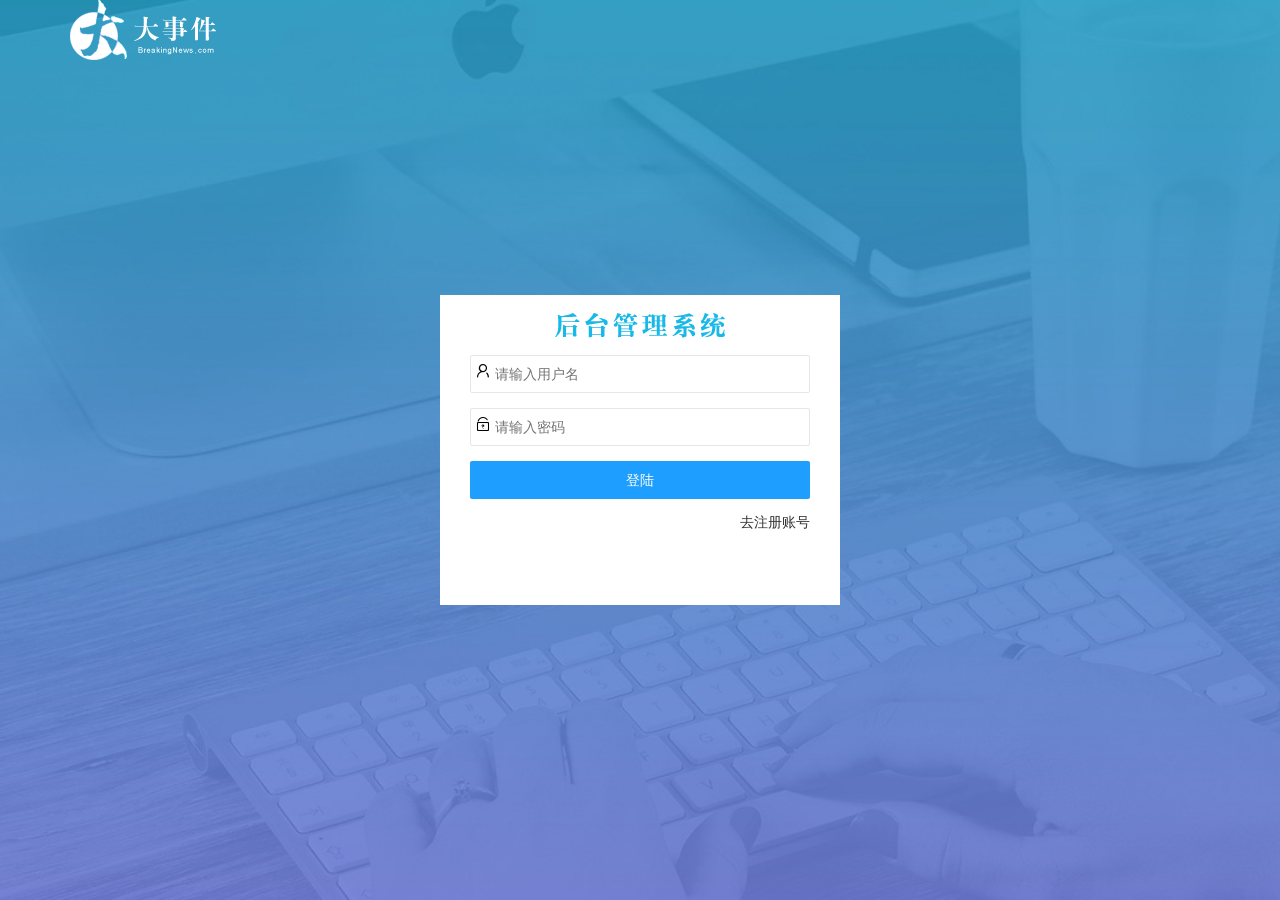
<file: login.html>
<!DOCTYPE html>
<html lang="en">

<head>
    <meta charset="UTF-8">
    <meta http-equiv="X-UA-Compatible" content="IE=edge">
    <meta name="viewport" content="width=device-width, initial-scale=1.0">
    <title>大事件-登陆/注册</title>
    <link rel="stylesheet" href="./assets/css/login.css">
    <!-- 导入layui等样式 -->
    <link rel="stylesheet" href="./assets/lib/layui/css/layui.css">
</head>

<body>
    <!-- 头部lOGO区域 -->
    <div class="layui-main">
        <img src="./assets/images/logo.png" alt="">
    </div>

    <!-- 登陆注册区域 -->
    <div class="loginAndRegBox">
        <div class="title-box"></div>
        <!-- 登陆的表单 -->
        <div class="login-box">
            <form class="layui-form" id="form_login">
                <!-- 用户名 -->
                <div class="layui-form-item">
                    <label for="username"><i class="layui-icon layui-icon-username"></i></label>
                    <input type="text" name="username" id="username" required lay-verify="required" placeholder="请输入用户名"
                        autocomplete="off" class="layui-input">
                </div>
                <!-- 密码 -->
                <div class="layui-form-item">
                    <label for="password"><i class="layui-icon layui-icon-password"></i></label>
                    <input type="password" name="password" id="password" required lay-verify="required|pwd"
                        placeholder="请输入密码" autocomplete="off" class="layui-input">
                </div>
                <!-- 提交按钮 -->
                <div class="layui-form-item">
                    <button class="layui-btn layui-btn-fluid layui-btn-normal" lay-submit>登陆</button>
                </div>

                <!-- 注册账号 -->
                <div class="layui-form-item link">
                    <a href="javascript:;" id="link_reg">去注册账号</a>
                </div>
            </form>
        </div>
        <!-- 注册的div -->
        <div class="reg-box">
            <!-- 注册的表单 -->
            <form class="layui-form" id="form_reg">
                <!-- 用户名 -->
                <div class="layui-form-item">
                    <label for="reg_username"><i class="layui-icon layui-icon-username"></i></label>
                    <input type="text" name="username" id="reg_username" required lay-verify="required"
                        placeholder="请输入用户名" autocomplete="off" class="layui-input">
                </div>
                <!-- 密码 -->
                <div class="layui-form-item">
                    <label for="reg_password"><i class="layui-icon layui-icon-password"></i></label>
                    <input type="password" name="password" id="reg_password" required lay-verify="required"
                        placeholder="请输入密码" autocomplete="off" class="layui-input">
                </div>
                <!-- 确认密码 -->
                <div class="layui-form-item">
                    <label for="aff_reg_password"><i class="layui-icon layui-icon-password"></i></label>
                    <input type="password" name="aff_reg_password" id="aff_reg_password" required
                        lay-verify="required|pwd|repwd" placeholder="再次确认密码" autocomplete="off" class="layui-input">
                </div>
                <!-- 注册按钮 -->
                <div class="layui-form-item">
                    <button class="layui-btn layui-btn-fluid layui-btn-normal" lay-submit>注册</button>
                </div>

                <!-- 注册账号 -->
                <div class="layui-form-item link">
                    <a href="javascript:;" id="link_login">去登录</a>
                </div>
            </form>

        </div>
    </div>
    <!-- 导入layui的JS文件 -->
    <script src="./assets/lib/layui/layui.all.js"></script>
    <!-- 导入JQuey -->
    <script src="assets/lib/jquery.js"></script>
    <!-- 导入自己封装的baseApi.JS -->
    <script src="./assets/js/baseAPI.js"></script>
    <!-- 导入loginJS文件 -->
    <script src="assets/js/login.js"></script>

</body>

</html>
</file>
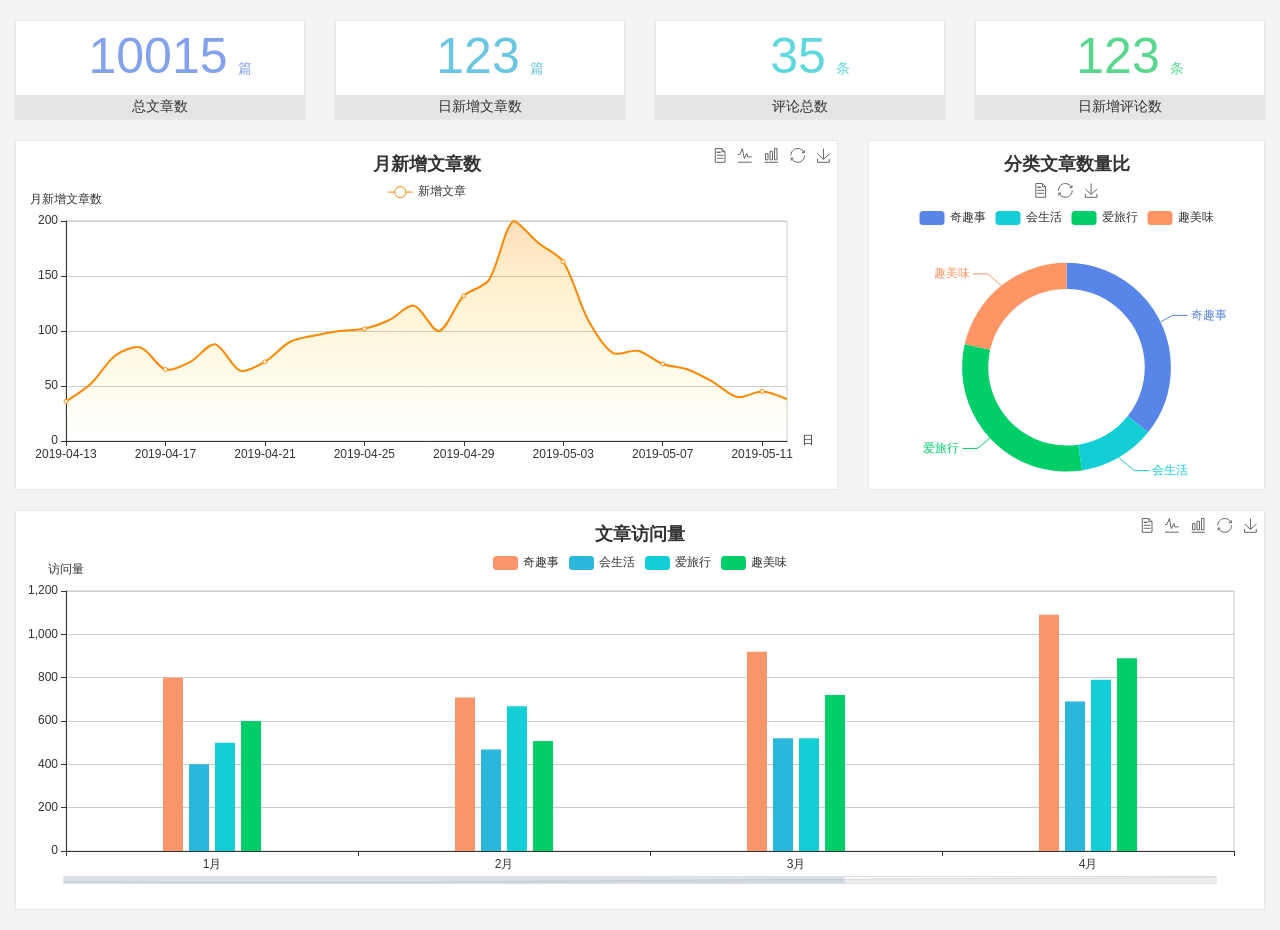
<file: home/dashboard.html>
<!DOCTYPE html>
<html lang="en">

<head>
  <meta charset="UTF-8">
  <meta name="viewport" content="width=device-width, initial-scale=1.0">
  <meta http-equiv="X-UA-Compatible" content="ie=edge">
  <title>图表统计</title>
  <link rel="stylesheet" href="../assets/lib/bootstrap.css" />
  <link rel="stylesheet" href="../assets/lib/main.css" />
  <script src="../assets/lib/jquery.js"></script>
  <script type="text/javascript" src="../assets/lib/echarts.min.js"></script>
</head>

<body>
  <div class="container-fluid">
    <div class="row spannel_list">
      <div class="col-sm-3 col-xs-6">
        <div class="spannel">
          <em>10015</em><span>篇</span>
          <b>总文章数</b>
        </div>
      </div>
      <div class="col-sm-3 col-xs-6">
        <div class="spannel scolor01">
          <em>123</em><span>篇</span>
          <b>日新增文章数</b>
        </div>
      </div>
      <div class="col-sm-3 col-xs-6">
        <div class="spannel scolor02">
          <em>35</em><span>条</span>
          <b>评论总数</b>
        </div>
      </div>
      <div class="col-sm-3 col-xs-6">
        <div class="spannel scolor03">
          <em>123</em><span>条</span>
          <b>日新增评论数</b>
        </div>
      </div>
    </div>
  </div>

  <div class="container-fluid">
    <div class="row curve-pie">
      <div class="col-lg-8 col-md-8">
        <div class="gragh_pannel" id="curve_show"></div>
      </div>
      <div class="col-lg-4 col-md-4">
        <div class="gragh_pannel" id="pie_show"></div>
      </div>
    </div>
  </div>

  <div class="container-fluid">
    <div class="column_pannel" id="column_show"></div>
  </div>

  <script>
    var oChart = echarts.init(document.getElementById('curve_show'));
    var aList_all = [
      { 'count': 36, 'date': '2019-04-13' },
      { 'count': 52, 'date': '2019-04-14' },
      { 'count': 78, 'date': '2019-04-15' },
      { 'count': 85, 'date': '2019-04-16' },
      { 'count': 65, 'date': '2019-04-17' },
      { 'count': 72, 'date': '2019-04-18' },
      { 'count': 88, 'date': '2019-04-19' },
      { 'count': 64, 'date': '2019-04-20' },
      { 'count': 72, 'date': '2019-04-21' },
      { 'count': 90, 'date': '2019-04-22' },
      { 'count': 96, 'date': '2019-04-23' },
      { 'count': 100, 'date': '2019-04-24' },
      { 'count': 102, 'date': '2019-04-25' },
      { 'count': 110, 'date': '2019-04-26' },
      { 'count': 123, 'date': '2019-04-27' },
      { 'count': 100, 'date': '2019-04-28' },
      { 'count': 132, 'date': '2019-04-29' },
      { 'count': 146, 'date': '2019-04-30' },
      { 'count': 200, 'date': '2019-05-01' },
      { 'count': 180, 'date': '2019-05-02' },
      { 'count': 163, 'date': '2019-05-03' },
      { 'count': 110, 'date': '2019-05-04' },
      { 'count': 80, 'date': '2019-05-05' },
      { 'count': 82, 'date': '2019-05-06' },
      { 'count': 70, 'date': '2019-05-07' },
      { 'count': 65, 'date': '2019-05-08' },
      { 'count': 54, 'date': '2019-05-09' },
      { 'count': 40, 'date': '2019-05-10' },
      { 'count': 45, 'date': '2019-05-11' },
      { 'count': 38, 'date': '2019-05-12' },
    ];

    let aCount = [];
    let aDate = [];

    for (var i = 0; i < aList_all.length; i++) {
      aCount.push(aList_all[i].count);
      aDate.push(aList_all[i].date);
    }

    var chartopt = {
      title: {
        text: '月新增文章数',
        left: 'center',
        top: '10'
      },
      tooltip: {
        trigger: 'axis'
      },
      legend: {
        data: ['新增文章'],
        top: '40'
      },
      toolbox: {
        show: true,
        feature: {
          mark: { show: true },
          dataView: { show: true, readOnly: false },
          magicType: { show: true, type: ['line', 'bar'] },
          restore: { show: true },
          saveAsImage: { show: true }
        }
      },
      calculable: true,
      xAxis: [
        {
          name: '日',
          type: 'category',
          boundaryGap: false,
          data: aDate
        }
      ],
      yAxis: [
        {
          name: '月新增文章数',
          type: 'value'
        }
      ],
      series: [
        {
          name: '新增文章',
          type: 'line',
          smooth: true,
          itemStyle: { normal: { areaStyle: { type: 'default' }, color: '#f80' }, lineStyle: { color: '#f80' } },
          data: aCount
        }],
      areaStyle: {
        normal: {
          color: new echarts.graphic.LinearGradient(0, 0, 0, 1, [{
            offset: 0,
            color: 'rgba(255,136,0,0.39)'
          }, {
            offset: .34,
            color: 'rgba(255,180,0,0.25)'
          }, {
            offset: 1,
            color: 'rgba(255,222,0,0.00)'
          }])

        }
      },
      grid: {
        show: true,
        x: 50,
        x2: 50,
        y: 80,
        height: 220
      }
    };

    oChart.setOption(chartopt);


    var oPie = echarts.init(document.getElementById('pie_show'));
    var oPieopt =
    {
      title: {
        top: 10,
        text: '分类文章数量比',
        x: 'center'
      },
      tooltip: {
        trigger: 'item',
        formatter: "{a} <br/>{b} : {c} ({d}%)"
      },
      color: ['#5885e8', '#13cfd5', '#00ce68', '#ff9565'],
      legend: {
        x: 'center',
        top: 65,
        data: ['奇趣事', '会生活', '爱旅行', '趣美味']
      },
      toolbox: {
        show: true,
        x: 'center',
        top: 35,
        feature: {
          mark: { show: true },
          dataView: { show: true, readOnly: false },
          magicType: {
            show: true,
            type: ['pie', 'funnel'],
            option: {
              funnel: {
                x: '25%',
                width: '50%',
                funnelAlign: 'left',
                max: 1548
              }
            }
          },
          restore: { show: true },
          saveAsImage: { show: true }
        }
      },
      calculable: true,
      series: [
        {
          name: '访问来源',
          type: 'pie',
          radius: ['45%', '60%'],
          center: ['50%', '65%'],
          data: [
            { value: 300, name: '奇趣事' },
            { value: 100, name: '会生活' },
            { value: 260, name: '爱旅行' },
            { value: 180, name: '趣美味' }
          ]
        }
      ]
    };
    oPie.setOption(oPieopt);



    var oColumn = this.echarts.init(document.getElementById('column_show'));
    var oColumnopt =
    {
      title: {
        text: '文章访问量',
        left: 'center',
        top: '10'
      },
      tooltip: {
        trigger: 'axis'
      },
      legend: {
        data: ['奇趣事', '会生活', '爱旅行', '趣美味'],
        top: '40'
      },
      toolbox: {
        show: true,
        feature: {
          mark: { show: true },
          dataView: { show: true, readOnly: false },
          magicType: { show: true, type: ['line', 'bar'] },
          restore: { show: true },
          saveAsImage: { show: true }
        }
      },
      calculable: true,
      xAxis: [
        {
          type: 'category',
          data: ['1月', '2月', '3月', '4月', '5月']
        }
      ],
      yAxis: [
        {
          name: '访问量',
          type: 'value'
        }
      ],
      series: [
        {
          name: '奇趣事',
          type: 'bar',
          barWidth: 20,
          itemStyle: {
            normal: { areaStyle: { type: 'default' }, color: '#fd956a' }
          },
          data: [800, 708, 920, 1090, 1200]
        },
        {
          name: '会生活',
          type: 'bar',
          barWidth: 20,
          itemStyle: {
            normal: { areaStyle: { type: 'default' }, color: '#2bb6db' }
          },
          data: [400, 468, 520, 690, 800]
        },
        {
          name: '爱旅行',
          type: 'bar',
          barWidth: 20,
          itemStyle: {
            normal: { areaStyle: { type: 'default' }, color: '#13cfd5' }
          },
          data: [500, 668, 520, 790, 900]
        },
        {
          name: '趣美味',
          type: 'bar',
          barWidth: 20,
          itemStyle: {
            normal: { areaStyle: { type: 'default' }, color: '#00ce68' }
          },
          data: [600, 508, 720, 890, 1000]
        }
      ],
      grid: {
        show: true,
        x: 50,
        x2: 30,
        y: 80,
        height: 260
      },
      dataZoom: [//给x轴设置滚动条
        {
          start: 0,//默认为0
          end: 100 - 1000 / 31,//默认为100
          type: 'slider',
          show: true,
          xAxisIndex: [0],
          handleSize: 0,//滑动条的 左右2个滑动条的大小
          height: 8,//组件高度
          left: 45, //左边的距离
          right: 50,//右边的距离
          bottom: 26,//右边的距离
          handleColor: '#ddd',//h滑动图标的颜色
          handleStyle: {
            borderColor: "#cacaca",
            borderWidth: "1",
            shadowBlur: 2,
            background: "#ddd",
            shadowColor: "#ddd",
          }
        }]
    };
    oColumn.setOption(oColumnopt);
  </script>
</body>

</html>
</file>
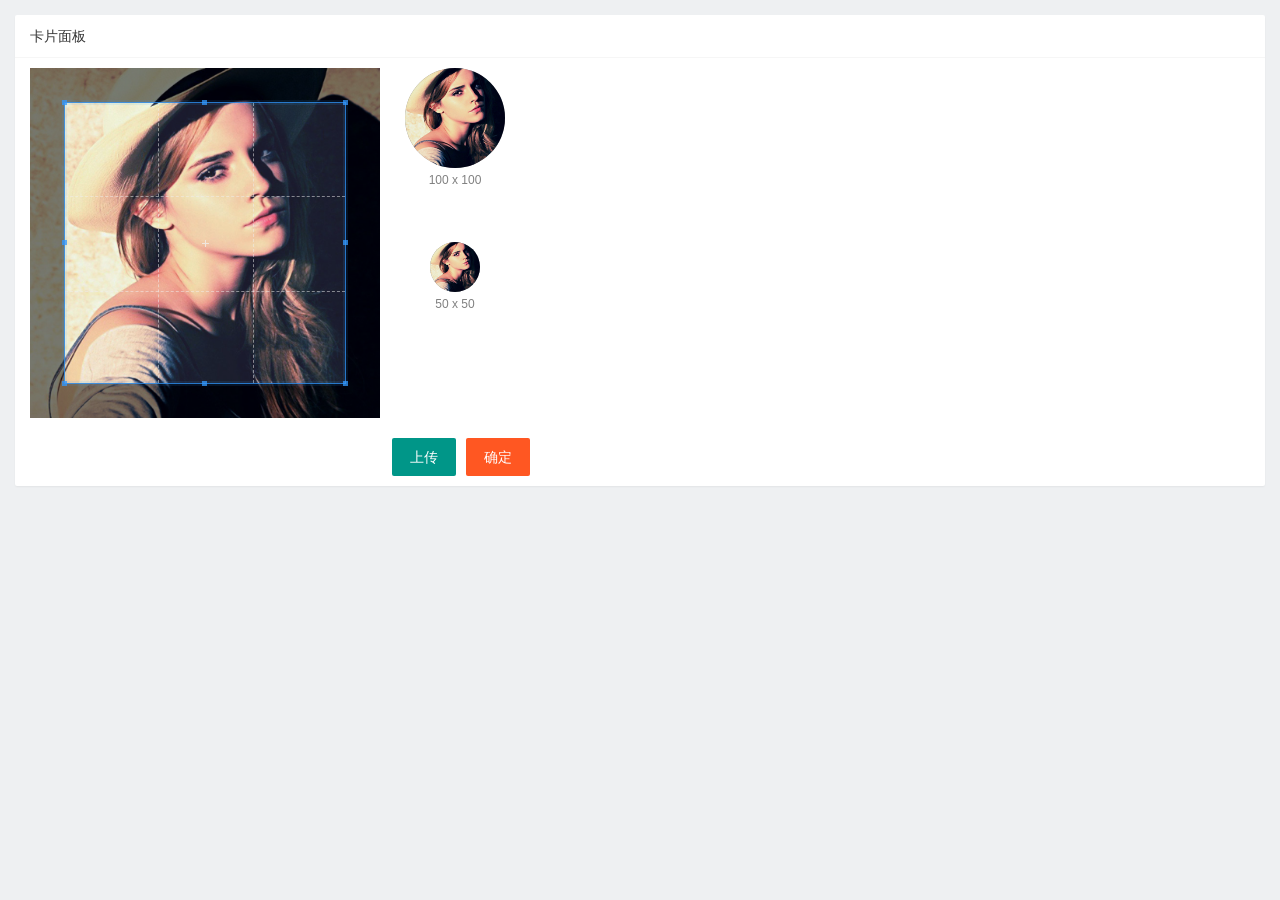
<file: user/user_avater.html>
<!DOCTYPE html>
<html lang="en">

<head>
    <meta charset="UTF-8">
    <meta http-equiv="X-UA-Compatible" content="IE=edge">
    <meta name="viewport" content="width=device-width, initial-scale=1.0">
    <title>Document</title>
    <!-- 导入layui的css样式 -->
    <link rel="stylesheet" href="../assets/lib/layui/css/layui.css">
    <!-- 导入cropper的样式 -->
    <link rel="stylesheet" href="../assets/lib/cropper/cropper.css" />
    <!-- 导入自己的css样式 -->
    <link rel="stylesheet" href="../assets/css/user/user_avater.css">
</head>

<body>
    <div class="layui-card">
        <div class="layui-card-header">卡片面板</div>
        <div class="layui-card-body">
            <!-- 第一行的图片裁剪和预览区域 -->
            <div class="row1">
                <!-- 图片裁剪区域 -->
                <div class="cropper-box">
                    <!-- 这个 img 标签很重要，将来会把它初始化为裁剪区域 -->
                    <img id="image" src="../assets/images/sample.jpg" />
                </div>
                <!-- 图片的预览区域 -->
                <div class="preview-box">
                    <div>
                        <!-- 宽高为 100px 的预览区域 -->
                        <div class="img-preview w100"></div>
                        <p class="size">100 x 100</p>
                    </div>
                    <div>
                        <!-- 宽高为 50px 的预览区域 -->
                        <div class="img-preview w50"></div>
                        <p class="size">50 x 50</p>
                    </div>
                </div>
            </div>

            <!-- 第二行的按钮区域 -->
            <div class="row2">
                <!-- 通过 accept属性 可以指定，允许用户选择什么类型的文件 -->
                <input type="file" id="file" accept="images/png,images/jpeg">
                <button type="button" class="layui-btn" id="btnChooseImage">上传</button>
                <button type="button" class="layui-btn layui-btn-danger" id="btnUpload">确定</button>
            </div>
        </div>
    </div>

    <!-- 导入layui的js -->
    <script src="../assets/lib/layui/layui.all.js"></script>
    <script src="../assets/lib/jquery.js"></script>
    <script src="../assets/lib/cropper/Cropper.js"></script>
    <script src="../assets/lib/cropper/jquery-cropper.js"></script>
    <!-- 导入baseApi -->
    <script src="../assets/js/baseAPI.js"></script>

    <!-- 导入自己的js文件 -->
    <script src="../assets/js/user/user_avater.js"></script>
</body>

</html>
</file>
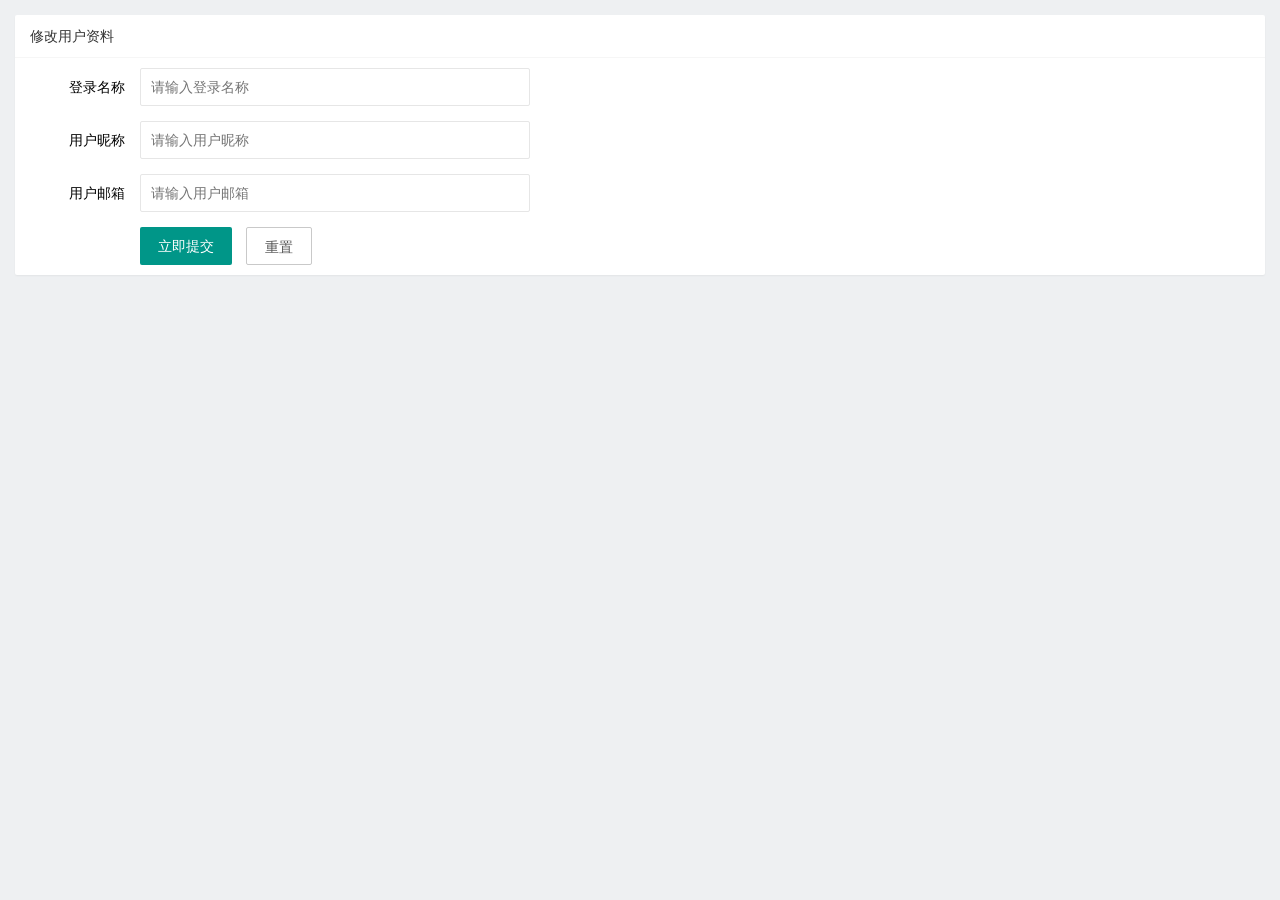
<file: user/user_info.html>
<!DOCTYPE html>
<html lang="en">

<head>
    <meta charset="UTF-8">
    <meta http-equiv="X-UA-Compatible" content="IE=edge">
    <meta name="viewport" content="width=device-width, initial-scale=1.0">
    <title>Document</title>
    <!-- 导入layui的css样式 -->
    <link rel="stylesheet" href="../assets/lib/layui/css/layui.css">
    <!-- 导入自己的css样式 -->
    <link rel="stylesheet" href="../assets/css/user/user_info.css">

</head>

<body>
    <!-- 卡片区域 -->
    <div class="layui-card">
        <div class="layui-card-header">修改用户资料</div>
        <div class="layui-card-body">
            <!-- form 表单开始 -->
            <form class="layui-form" lay-filter="formUserInfo">
                <!-- 隐藏域 -->
                <input type="hidden" name="id" />
                <div class="layui-form-item">
                    <label class="layui-form-label">登录名称</label>
                    <div class="layui-input-block">
                        <input type="text" name="username" required lay-verify="required" placeholder="请输入登录名称"
                            autocomplete="off" class="layui-input" readonly>
                    </div>
                </div>
                <div class="layui-form-item">
                    <label class="layui-form-label">用户昵称</label>
                    <div class="layui-input-block">
                        <input type="text" name="nickname" required lay-verify="required|nickname" placeholder="请输入用户昵称"
                            autocomplete="off" class="layui-input">
                    </div>
                </div>
                <div class="layui-form-item">
                    <label class="layui-form-label">用户邮箱</label>
                    <div class="layui-input-block">
                        <input type="text" name="email" required lay-verify="required|email" placeholder="请输入用户邮箱"
                            autocomplete="off" class="layui-input">
                    </div>
                </div>
                <div class="layui-input-block">
                    <button class="layui-btn" lay-submit lay-filter="formDemo">立即提交</button>
                    <button type="reset" class="layui-btn layui-btn-primary">重置</button>
                </div>
            </form>
            <!-- form 表单结束 -->
        </div>
    </div>

    <!-- 导入layui的js -->
    <script src="../assets/lib/layui/layui.all.js"></script>
    <!-- 导入jquery -->
    <script src="../assets/lib/jquery.js"></script>
    <!-- 导入baseApi -->
    <script src="../assets/js/baseAPI.js"></script>

    <!-- 导入自己的js文件 -->
    <script src="../assets/js/user/user_info.js"></script>
</body>

</html>
</file>
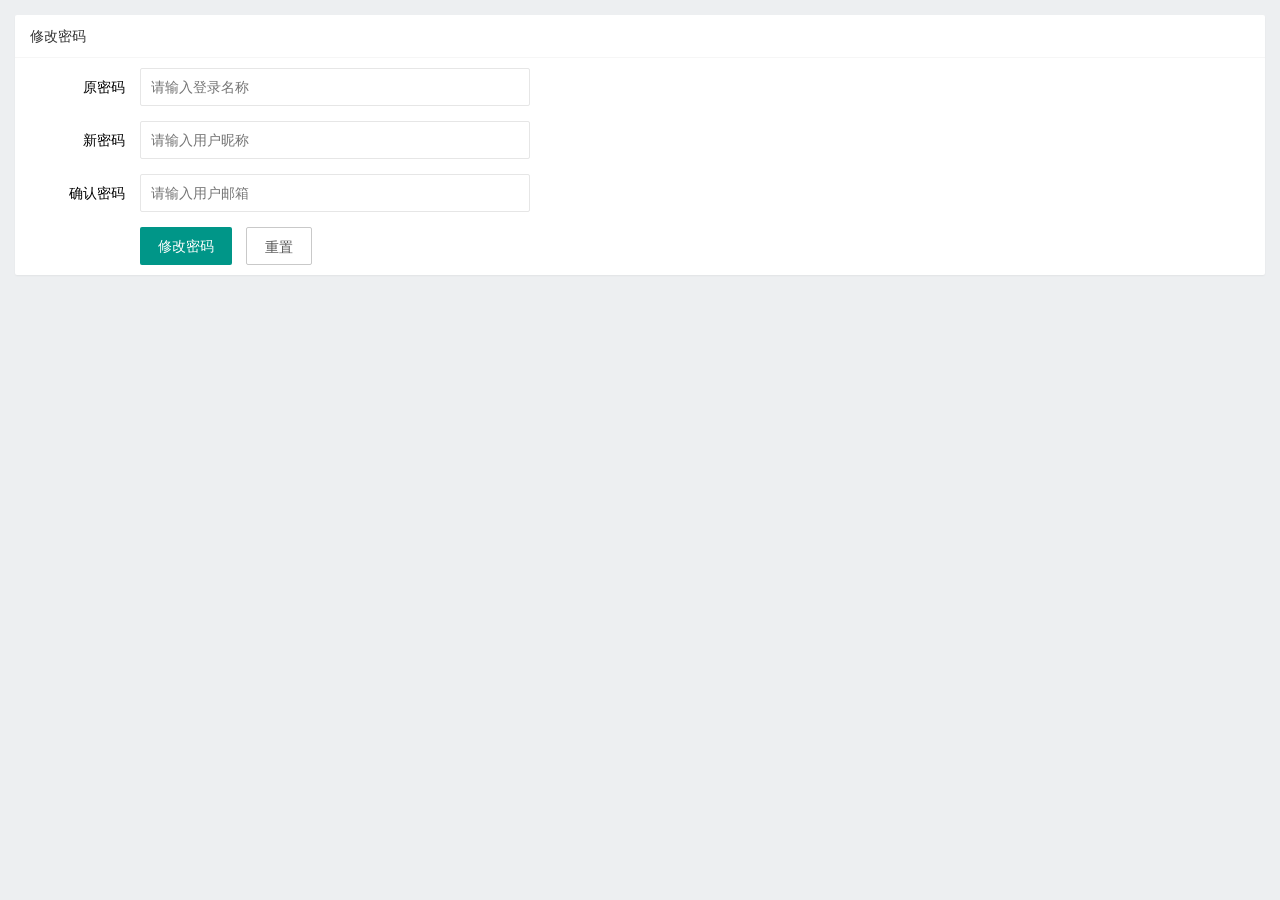
<file: user/user_Pwd.html>
<!DOCTYPE html>
<html lang="en">

<head>
    <meta charset="UTF-8">
    <meta http-equiv="X-UA-Compatible" content="IE=edge">
    <meta name="viewport" content="width=device-width, initial-scale=1.0">
    <title>Document</title>
    <link rel="stylesheet" href="../assets/lib/layui/css/layui.css">
    <link rel="stylesheet" href="../assets/css/user/user_Pwd.css">

</head>

<body>
    <div class="layui-card">
        <div class="layui-card-header">修改密码</div>
        <div class="layui-card-body">
            <!-- form 表单 -->
            <form class="layui-form" lay-filter="formUserInfo">
                <!-- 隐藏域 -->
                <input type="hidden" name="id" />
                <div class="layui-form-item">
                    <label class="layui-form-label">原密码</label>
                    <div class="layui-input-block">
                        <input type="password" name="oldPwd" id="oldPwd" required lay-verify="required|pwd"
                            placeholder="请输入登录名称" autocomplete="off" class="layui-input">
                    </div>
                </div>
                <div class="layui-form-item">
                    <label class="layui-form-label">新密码</label>
                    <div class="layui-input-block">
                        <input type="password" name="newPwd" id="newPwd" required lay-verify="required|pwd|samePwd"
                            placeholder="请输入用户昵称" autocomplete="off" class="layui-input">
                    </div>
                </div>
                <div class="layui-form-item">
                    <label class="layui-form-label">确认密码</label>
                    <div class="layui-input-block">
                        <input type="password" name="rePwd" required lay-verify="required|pwd|rePwd"
                            placeholder="请输入用户邮箱" autocomplete="off" class="layui-input">
                    </div>
                </div>
                <div class="layui-input-block">
                    <button class="layui-btn" lay-submit lay-filter="formDemo">修改密码</button>
                    <button type="reset" class="layui-btn layui-btn-primary">重置</button>
                </div>
            </form>
        </div>
    </div>
    <!-- 导入layui的js -->
    <script src="../assets/lib/layui/layui.all.js"></script>
    <!-- 导入jquery -->
    <script src="../assets/lib/jquery.js"></script>
    <!-- 导入baseApi -->
    <script src="../assets/js/baseAPI.js"></script>

    <!-- 导入自己的js文件 -->
    <script src="../assets/js/user/user_Pwd.js"></script>
</body>

</html>
</file>
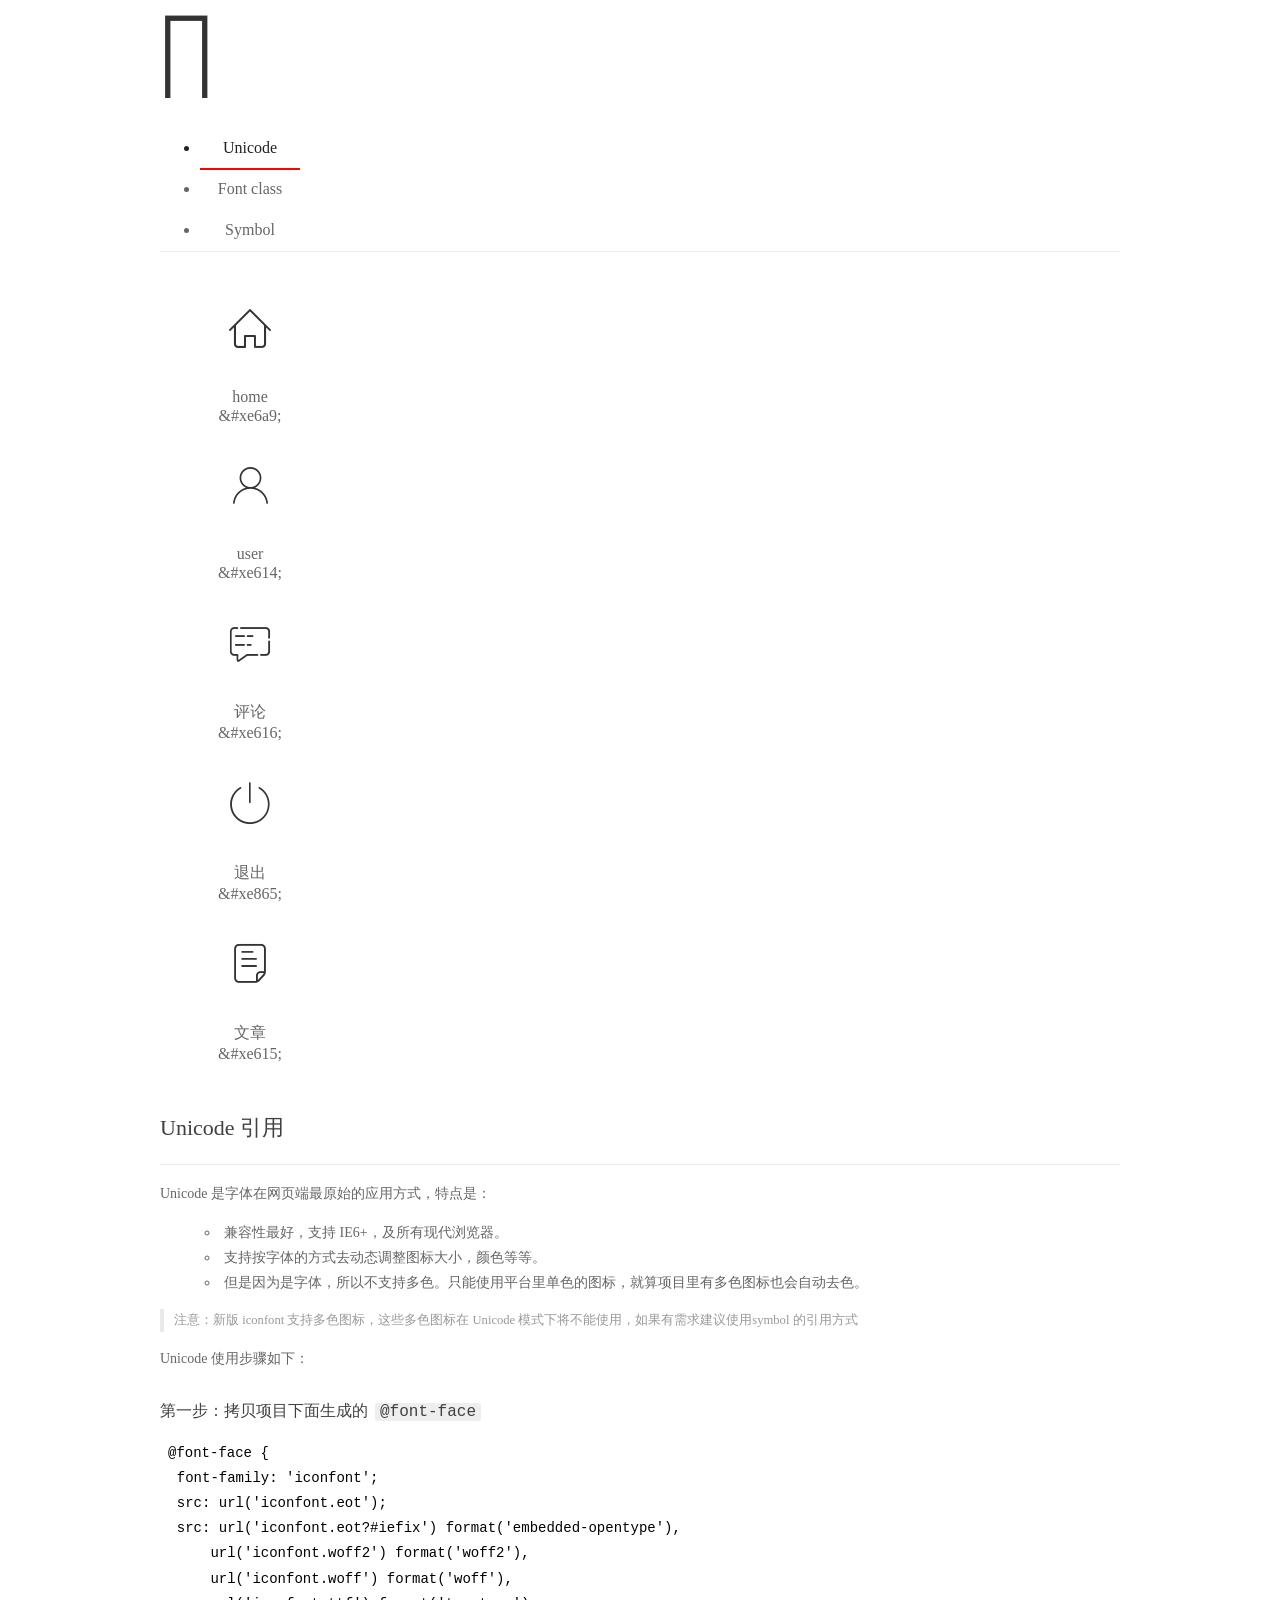
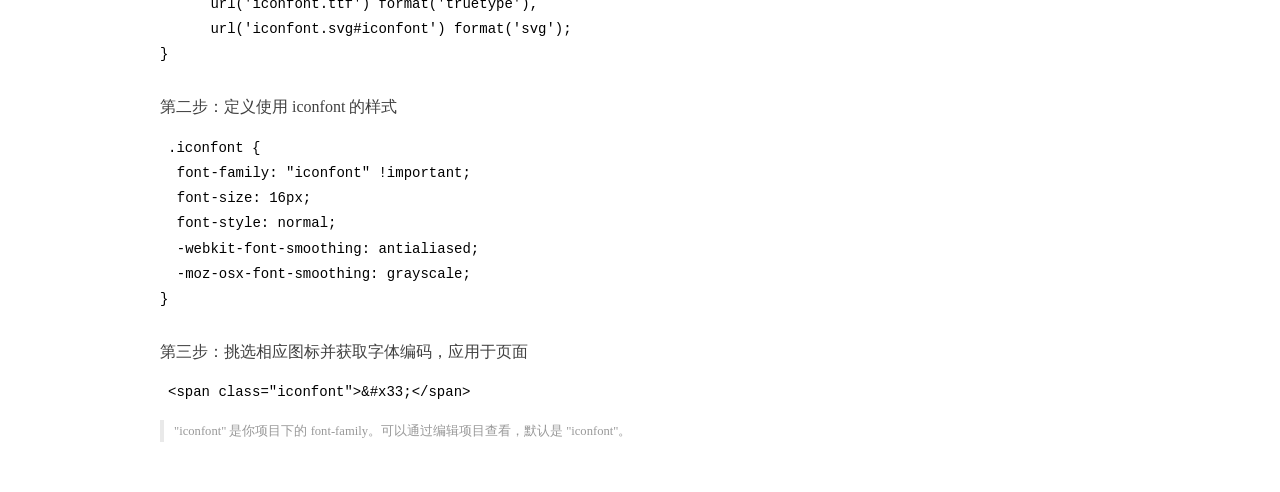
<file: assets/fonts/demo_index.html>
<!DOCTYPE html>
<html>
<head>
  <meta charset="utf-8"/>
  <title>IconFont Demo</title>
  <link rel="shortcut icon" href="https://gtms04.alicdn.com/tps/i4/TB1_oz6GVXXXXaFXpXXJDFnIXXX-64-64.ico" type="image/x-icon"/>
  <link rel="stylesheet" href="https://g.alicdn.com/thx/cube/1.3.2/cube.min.css">
  <link rel="stylesheet" href="demo.css">
  <link rel="stylesheet" href="iconfont.css">
  <script src="iconfont.js"></script>
  <!-- jQuery -->
  <script src="https://a1.alicdn.com/oss/uploads/2018/12/26/7bfddb60-08e8-11e9-9b04-53e73bb6408b.js"></script>
  <!-- 代码高亮 -->
  <script src="https://a1.alicdn.com/oss/uploads/2018/12/26/a3f714d0-08e6-11e9-8a15-ebf944d7534c.js"></script>
</head>
<body>
  <div class="main">
    <h1 class="logo"><a href="https://www.iconfont.cn/" title="iconfont 首页" target="_blank">&#xe86b;</a></h1>
    <div class="nav-tabs">
      <ul id="tabs" class="dib-box">
        <li class="dib active"><span>Unicode</span></li>
        <li class="dib"><span>Font class</span></li>
        <li class="dib"><span>Symbol</span></li>
      </ul>
      
    </div>
    <div class="tab-container">
      <div class="content unicode" style="display: block;">
          <ul class="icon_lists dib-box">
          
            <li class="dib">
              <span class="icon iconfont">&#xe6a9;</span>
                <div class="name">home</div>
                <div class="code-name">&amp;#xe6a9;</div>
              </li>
          
            <li class="dib">
              <span class="icon iconfont">&#xe614;</span>
                <div class="name">user</div>
                <div class="code-name">&amp;#xe614;</div>
              </li>
          
            <li class="dib">
              <span class="icon iconfont">&#xe616;</span>
                <div class="name">评论</div>
                <div class="code-name">&amp;#xe616;</div>
              </li>
          
            <li class="dib">
              <span class="icon iconfont">&#xe865;</span>
                <div class="name">退出</div>
                <div class="code-name">&amp;#xe865;</div>
              </li>
          
            <li class="dib">
              <span class="icon iconfont">&#xe615;</span>
                <div class="name">文章</div>
                <div class="code-name">&amp;#xe615;</div>
              </li>
          
          </ul>
          <div class="article markdown">
          <h2 id="unicode-">Unicode 引用</h2>
          <hr>

          <p>Unicode 是字体在网页端最原始的应用方式，特点是：</p>
          <ul>
            <li>兼容性最好，支持 IE6+，及所有现代浏览器。</li>
            <li>支持按字体的方式去动态调整图标大小，颜色等等。</li>
            <li>但是因为是字体，所以不支持多色。只能使用平台里单色的图标，就算项目里有多色图标也会自动去色。</li>
          </ul>
          <blockquote>
            <p>注意：新版 iconfont 支持多色图标，这些多色图标在 Unicode 模式下将不能使用，如果有需求建议使用symbol 的引用方式</p>
          </blockquote>
          <p>Unicode 使用步骤如下：</p>
          <h3 id="-font-face">第一步：拷贝项目下面生成的 <code>@font-face</code></h3>
<pre><code class="language-css"
>@font-face {
  font-family: 'iconfont';
  src: url('iconfont.eot');
  src: url('iconfont.eot?#iefix') format('embedded-opentype'),
      url('iconfont.woff2') format('woff2'),
      url('iconfont.woff') format('woff'),
      url('iconfont.ttf') format('truetype'),
      url('iconfont.svg#iconfont') format('svg');
}
</code></pre>
          <h3 id="-iconfont-">第二步：定义使用 iconfont 的样式</h3>
<pre><code class="language-css"
>.iconfont {
  font-family: "iconfont" !important;
  font-size: 16px;
  font-style: normal;
  -webkit-font-smoothing: antialiased;
  -moz-osx-font-smoothing: grayscale;
}
</code></pre>
          <h3 id="-">第三步：挑选相应图标并获取字体编码，应用于页面</h3>
<pre>
<code class="language-html"
>&lt;span class="iconfont"&gt;&amp;#x33;&lt;/span&gt;
</code></pre>
          <blockquote>
            <p>"iconfont" 是你项目下的 font-family。可以通过编辑项目查看，默认是 "iconfont"。</p>
          </blockquote>
          </div>
      </div>
      <div class="content font-class">
        <ul class="icon_lists dib-box">
          
          <li class="dib">
            <span class="icon iconfont icon-home"></span>
            <div class="name">
              home
            </div>
            <div class="code-name">.icon-home
            </div>
          </li>
          
          <li class="dib">
            <span class="icon iconfont icon-user"></span>
            <div class="name">
              user
            </div>
            <div class="code-name">.icon-user
            </div>
          </li>
          
          <li class="dib">
            <span class="icon iconfont icon-pinglun"></span>
            <div class="name">
              评论
            </div>
            <div class="code-name">.icon-pinglun
            </div>
          </li>
          
          <li class="dib">
            <span class="icon iconfont icon-tuichu"></span>
            <div class="name">
              退出
            </div>
            <div class="code-name">.icon-tuichu
            </div>
          </li>
          
          <li class="dib">
            <span class="icon iconfont icon-16"></span>
            <div class="name">
              文章
            </div>
            <div class="code-name">.icon-16
            </div>
          </li>
          
        </ul>
        <div class="article markdown">
        <h2 id="font-class-">font-class 引用</h2>
        <hr>

        <p>font-class 是 Unicode 使用方式的一种变种，主要是解决 Unicode 书写不直观，语意不明确的问题。</p>
        <p>与 Unicode 使用方式相比，具有如下特点：</p>
        <ul>
          <li>兼容性良好，支持 IE8+，及所有现代浏览器。</li>
          <li>相比于 Unicode 语意明确，书写更直观。可以很容易分辨这个 icon 是什么。</li>
          <li>因为使用 class 来定义图标，所以当要替换图标时，只需要修改 class 里面的 Unicode 引用。</li>
          <li>不过因为本质上还是使用的字体，所以多色图标还是不支持的。</li>
        </ul>
        <p>使用步骤如下：</p>
        <h3 id="-fontclass-">第一步：引入项目下面生成的 fontclass 代码：</h3>
<pre><code class="language-html">&lt;link rel="stylesheet" href="./iconfont.css"&gt;
</code></pre>
        <h3 id="-">第二步：挑选相应图标并获取类名，应用于页面：</h3>
<pre><code class="language-html">&lt;span class="iconfont icon-xxx"&gt;&lt;/span&gt;
</code></pre>
        <blockquote>
          <p>"
            iconfont" 是你项目下的 font-family。可以通过编辑项目查看，默认是 "iconfont"。</p>
        </blockquote>
      </div>
      </div>
      <div class="content symbol">
          <ul class="icon_lists dib-box">
          
            <li class="dib">
                <svg class="icon svg-icon" aria-hidden="true">
                  <use xlink:href="#icon-home"></use>
                </svg>
                <div class="name">home</div>
                <div class="code-name">#icon-home</div>
            </li>
          
            <li class="dib">
                <svg class="icon svg-icon" aria-hidden="true">
                  <use xlink:href="#icon-user"></use>
                </svg>
                <div class="name">user</div>
                <div class="code-name">#icon-user</div>
            </li>
          
            <li class="dib">
                <svg class="icon svg-icon" aria-hidden="true">
                  <use xlink:href="#icon-pinglun"></use>
                </svg>
                <div class="name">评论</div>
                <div class="code-name">#icon-pinglun</div>
            </li>
          
            <li class="dib">
                <svg class="icon svg-icon" aria-hidden="true">
                  <use xlink:href="#icon-tuichu"></use>
                </svg>
                <div class="name">退出</div>
                <div class="code-name">#icon-tuichu</div>
            </li>
          
            <li class="dib">
                <svg class="icon svg-icon" aria-hidden="true">
                  <use xlink:href="#icon-16"></use>
                </svg>
                <div class="name">文章</div>
                <div class="code-name">#icon-16</div>
            </li>
          
          </ul>
          <div class="article markdown">
          <h2 id="symbol-">Symbol 引用</h2>
          <hr>

          <p>这是一种全新的使用方式，应该说这才是未来的主流，也是平台目前推荐的用法。相关介绍可以参考这篇<a href="">文章</a>
            这种用法其实是做了一个 SVG 的集合，与另外两种相比具有如下特点：</p>
          <ul>
            <li>支持多色图标了，不再受单色限制。</li>
            <li>通过一些技巧，支持像字体那样，通过 <code>font-size</code>, <code>color</code> 来调整样式。</li>
            <li>兼容性较差，支持 IE9+，及现代浏览器。</li>
            <li>浏览器渲染 SVG 的性能一般，还不如 png。</li>
          </ul>
          <p>使用步骤如下：</p>
          <h3 id="-symbol-">第一步：引入项目下面生成的 symbol 代码：</h3>
<pre><code class="language-html">&lt;script src="./iconfont.js"&gt;&lt;/script&gt;
</code></pre>
          <h3 id="-css-">第二步：加入通用 CSS 代码（引入一次就行）：</h3>
<pre><code class="language-html">&lt;style&gt;
.icon {
  width: 1em;
  height: 1em;
  vertical-align: -0.15em;
  fill: currentColor;
  overflow: hidden;
}
&lt;/style&gt;
</code></pre>
          <h3 id="-">第三步：挑选相应图标并获取类名，应用于页面：</h3>
<pre><code class="language-html">&lt;svg class="icon" aria-hidden="true"&gt;
  &lt;use xlink:href="#icon-xxx"&gt;&lt;/use&gt;
&lt;/svg&gt;
</code></pre>
          </div>
      </div>

    </div>
  </div>
  <script>
  $(document).ready(function () {
      $('.tab-container .content:first').show()

      $('#tabs li').click(function (e) {
        var tabContent = $('.tab-container .content')
        var index = $(this).index()

        if ($(this).hasClass('active')) {
          return
        } else {
          $('#tabs li').removeClass('active')
          $(this).addClass('active')

          tabContent.hide().eq(index).fadeIn()
        }
      })
    })
  </script>
</body>
</html>
</file>
<file: assets/css/login.css>
html,body{
  margin: 0;
  padding: 0;
  width: 100%;
  height: 100%;
  background: url(../images/login_bg.jpg) no-repeat center;
  background-size: cover;
}
*{
  margin: 0;
  padding: 0;
}
.loginAndRegBox{
  width: 400px;
  height: 310px;
  background-color: #fff;
  position: absolute;
  top: 50%;
  left: 50%;
  transform: translate(-50%,-50%);
}
.title-box{
  height: 60px;
  background: url(../images/login_title.png) no-repeat center
}
.reg-box{
  display: none;
}

.layui-form-item{
  padding: 0 30px;
}

.link{
  display: flex;
  justify-content: flex-end;
}
.layui-form-item{
  position: relative;
}
.layui-icon{
  position: absolute;
  top: 8px;
  left: 35px;
}
.layui-input{
  padding-left: 24px !important;
}
</file>
<file: assets/lib/layui/css/layui.css>
/** layui-v2.5.5 MIT License By https://www.layui.com */
 .layui-inline,img{display:inline-block;vertical-align:middle}h1,h2,h3,h4,h5,h6{font-weight:400}.layui-edge,.layui-header,.layui-inline,.layui-main{position:relative}.layui-body,.layui-edge,.layui-elip{overflow:hidden}.layui-btn,.layui-edge,.layui-inline,img{vertical-align:middle}.layui-btn,.layui-disabled,.layui-icon,.layui-unselect{-moz-user-select:none;-webkit-user-select:none;-ms-user-select:none}.layui-elip,.layui-form-checkbox span,.layui-form-pane .layui-form-label{text-overflow:ellipsis;white-space:nowrap}.layui-breadcrumb,.layui-tree-btnGroup{visibility:hidden}blockquote,body,button,dd,div,dl,dt,form,h1,h2,h3,h4,h5,h6,input,li,ol,p,pre,td,textarea,th,ul{margin:0;padding:0;-webkit-tap-highlight-color:rgba(0,0,0,0)}a:active,a:hover{outline:0}img{border:none}li{list-style:none}table{border-collapse:collapse;border-spacing:0}h4,h5,h6{font-size:100%}button,input,optgroup,option,select,textarea{font-family:inherit;font-size:inherit;font-style:inherit;font-weight:inherit;outline:0}pre{white-space:pre-wrap;white-space:-moz-pre-wrap;white-space:-pre-wrap;white-space:-o-pre-wrap;word-wrap:break-word}body{line-height:24px;font:14px Helvetica Neue,Helvetica,PingFang SC,Tahoma,Arial,sans-serif}hr{height:1px;margin:10px 0;border:0;clear:both}a{color:#333;text-decoration:none}a:hover{color:#777}a cite{font-style:normal;*cursor:pointer}.layui-border-box,.layui-border-box *{box-sizing:border-box}.layui-box,.layui-box *{box-sizing:content-box}.layui-clear{clear:both;*zoom:1}.layui-clear:after{content:'\20';clear:both;*zoom:1;display:block;height:0}.layui-inline{*display:inline;*zoom:1}.layui-edge{display:inline-block;width:0;height:0;border-width:6px;border-style:dashed;border-color:transparent}.layui-edge-top{top:-4px;border-bottom-color:#999;border-bottom-style:solid}.layui-edge-right{border-left-color:#999;border-left-style:solid}.layui-edge-bottom{top:2px;border-top-color:#999;border-top-style:solid}.layui-edge-left{border-right-color:#999;border-right-style:solid}.layui-disabled,.layui-disabled:hover{color:#d2d2d2!important;cursor:not-allowed!important}.layui-circle{border-radius:100%}.layui-show{display:block!important}.layui-hide{display:none!important}@font-face{font-family:layui-icon;src:url(../font/iconfont.eot?v=250);src:url(../font/iconfont.eot?v=250#iefix) format('embedded-opentype'),url(../font/iconfont.woff2?v=250) format('woff2'),url(../font/iconfont.woff?v=250) format('woff'),url(../font/iconfont.ttf?v=250) format('truetype'),url(../font/iconfont.svg?v=250#layui-icon) format('svg')}.layui-icon{font-family:layui-icon!important;font-size:16px;font-style:normal;-webkit-font-smoothing:antialiased;-moz-osx-font-smoothing:grayscale}.layui-icon-reply-fill:before{content:"\e611"}.layui-icon-set-fill:before{content:"\e614"}.layui-icon-menu-fill:before{content:"\e60f"}.layui-icon-search:before{content:"\e615"}.layui-icon-share:before{content:"\e641"}.layui-icon-set-sm:before{content:"\e620"}.layui-icon-engine:before{content:"\e628"}.layui-icon-close:before{content:"\1006"}.layui-icon-close-fill:before{content:"\1007"}.layui-icon-chart-screen:before{content:"\e629"}.layui-icon-star:before{content:"\e600"}.layui-icon-circle-dot:before{content:"\e617"}.layui-icon-chat:before{content:"\e606"}.layui-icon-release:before{content:"\e609"}.layui-icon-list:before{content:"\e60a"}.layui-icon-chart:before{content:"\e62c"}.layui-icon-ok-circle:before{content:"\1005"}.layui-icon-layim-theme:before{content:"\e61b"}.layui-icon-table:before{content:"\e62d"}.layui-icon-right:before{content:"\e602"}.layui-icon-left:before{content:"\e603"}.layui-icon-cart-simple:before{content:"\e698"}.layui-icon-face-cry:before{content:"\e69c"}.layui-icon-face-smile:before{content:"\e6af"}.layui-icon-survey:before{content:"\e6b2"}.layui-icon-tree:before{content:"\e62e"}.layui-icon-upload-circle:before{content:"\e62f"}.layui-icon-add-circle:before{content:"\e61f"}.layui-icon-download-circle:before{content:"\e601"}.layui-icon-templeate-1:before{content:"\e630"}.layui-icon-util:before{content:"\e631"}.layui-icon-face-surprised:before{content:"\e664"}.layui-icon-edit:before{content:"\e642"}.layui-icon-speaker:before{content:"\e645"}.layui-icon-down:before{content:"\e61a"}.layui-icon-file:before{content:"\e621"}.layui-icon-layouts:before{content:"\e632"}.layui-icon-rate-half:before{content:"\e6c9"}.layui-icon-add-circle-fine:before{content:"\e608"}.layui-icon-prev-circle:before{content:"\e633"}.layui-icon-read:before{content:"\e705"}.layui-icon-404:before{content:"\e61c"}.layui-icon-carousel:before{content:"\e634"}.layui-icon-help:before{content:"\e607"}.layui-icon-code-circle:before{content:"\e635"}.layui-icon-water:before{content:"\e636"}.layui-icon-username:before{content:"\e66f"}.layui-icon-find-fill:before{content:"\e670"}.layui-icon-about:before{content:"\e60b"}.layui-icon-location:before{content:"\e715"}.layui-icon-up:before{content:"\e619"}.layui-icon-pause:before{content:"\e651"}.layui-icon-date:before{content:"\e637"}.layui-icon-layim-uploadfile:before{content:"\e61d"}.layui-icon-delete:before{content:"\e640"}.layui-icon-play:before{content:"\e652"}.layui-icon-top:before{content:"\e604"}.layui-icon-friends:before{content:"\e612"}.layui-icon-refresh-3:before{content:"\e9aa"}.layui-icon-ok:before{content:"\e605"}.layui-icon-layer:before{content:"\e638"}.layui-icon-face-smile-fine:before{content:"\e60c"}.layui-icon-dollar:before{content:"\e659"}.layui-icon-group:before{content:"\e613"}.layui-icon-layim-download:before{content:"\e61e"}.layui-icon-picture-fine:before{content:"\e60d"}.layui-icon-link:before{content:"\e64c"}.layui-icon-diamond:before{content:"\e735"}.layui-icon-log:before{content:"\e60e"}.layui-icon-rate-solid:before{content:"\e67a"}.layui-icon-fonts-del:before{content:"\e64f"}.layui-icon-unlink:before{content:"\e64d"}.layui-icon-fonts-clear:before{content:"\e639"}.layui-icon-triangle-r:before{content:"\e623"}.layui-icon-circle:before{content:"\e63f"}.layui-icon-radio:before{content:"\e643"}.layui-icon-align-center:before{content:"\e647"}.layui-icon-align-right:before{content:"\e648"}.layui-icon-align-left:before{content:"\e649"}.layui-icon-loading-1:before{content:"\e63e"}.layui-icon-return:before{content:"\e65c"}.layui-icon-fonts-strong:before{content:"\e62b"}.layui-icon-upload:before{content:"\e67c"}.layui-icon-dialogue:before{content:"\e63a"}.layui-icon-video:before{content:"\e6ed"}.layui-icon-headset:before{content:"\e6fc"}.layui-icon-cellphone-fine:before{content:"\e63b"}.layui-icon-add-1:before{content:"\e654"}.layui-icon-face-smile-b:before{content:"\e650"}.layui-icon-fonts-html:before{content:"\e64b"}.layui-icon-form:before{content:"\e63c"}.layui-icon-cart:before{content:"\e657"}.layui-icon-camera-fill:before{content:"\e65d"}.layui-icon-tabs:before{content:"\e62a"}.layui-icon-fonts-code:before{content:"\e64e"}.layui-icon-fire:before{content:"\e756"}.layui-icon-set:before{content:"\e716"}.layui-icon-fonts-u:before{content:"\e646"}.layui-icon-triangle-d:before{content:"\e625"}.layui-icon-tips:before{content:"\e702"}.layui-icon-picture:before{content:"\e64a"}.layui-icon-more-vertical:before{content:"\e671"}.layui-icon-flag:before{content:"\e66c"}.layui-icon-loading:before{content:"\e63d"}.layui-icon-fonts-i:before{content:"\e644"}.layui-icon-refresh-1:before{content:"\e666"}.layui-icon-rmb:before{content:"\e65e"}.layui-icon-home:before{content:"\e68e"}.layui-icon-user:before{content:"\e770"}.layui-icon-notice:before{content:"\e667"}.layui-icon-login-weibo:before{content:"\e675"}.layui-icon-voice:before{content:"\e688"}.layui-icon-upload-drag:before{content:"\e681"}.layui-icon-login-qq:before{content:"\e676"}.layui-icon-snowflake:before{content:"\e6b1"}.layui-icon-file-b:before{content:"\e655"}.layui-icon-template:before{content:"\e663"}.layui-icon-auz:before{content:"\e672"}.layui-icon-console:before{content:"\e665"}.layui-icon-app:before{content:"\e653"}.layui-icon-prev:before{content:"\e65a"}.layui-icon-website:before{content:"\e7ae"}.layui-icon-next:before{content:"\e65b"}.layui-icon-component:before{content:"\e857"}.layui-icon-more:before{content:"\e65f"}.layui-icon-login-wechat:before{content:"\e677"}.layui-icon-shrink-right:before{content:"\e668"}.layui-icon-spread-left:before{content:"\e66b"}.layui-icon-camera:before{content:"\e660"}.layui-icon-note:before{content:"\e66e"}.layui-icon-refresh:before{content:"\e669"}.layui-icon-female:before{content:"\e661"}.layui-icon-male:before{content:"\e662"}.layui-icon-password:before{content:"\e673"}.layui-icon-senior:before{content:"\e674"}.layui-icon-theme:before{content:"\e66a"}.layui-icon-tread:before{content:"\e6c5"}.layui-icon-praise:before{content:"\e6c6"}.layui-icon-star-fill:before{content:"\e658"}.layui-icon-rate:before{content:"\e67b"}.layui-icon-template-1:before{content:"\e656"}.layui-icon-vercode:before{content:"\e679"}.layui-icon-cellphone:before{content:"\e678"}.layui-icon-screen-full:before{content:"\e622"}.layui-icon-screen-restore:before{content:"\e758"}.layui-icon-cols:before{content:"\e610"}.layui-icon-export:before{content:"\e67d"}.layui-icon-print:before{content:"\e66d"}.layui-icon-slider:before{content:"\e714"}.layui-icon-addition:before{content:"\e624"}.layui-icon-subtraction:before{content:"\e67e"}.layui-icon-service:before{content:"\e626"}.layui-icon-transfer:before{content:"\e691"}.layui-main{width:1140px;margin:0 auto}.layui-header{z-index:1000;height:60px}.layui-header a:hover{transition:all .5s;-webkit-transition:all .5s}.layui-side{position:fixed;left:0;top:0;bottom:0;z-index:999;width:200px;overflow-x:hidden}.layui-side-scroll{position:relative;width:220px;height:100%;overflow-x:hidden}.layui-body{position:absolute;left:200px;right:0;top:0;bottom:0;z-index:998;width:auto;overflow-y:auto;box-sizing:border-box}.layui-layout-body{overflow:hidden}.layui-layout-admin .layui-header{background-color:#23262E}.layui-layout-admin .layui-side{top:60px;width:200px;overflow-x:hidden}.layui-layout-admin .layui-body{position:fixed;top:60px;bottom:44px}.layui-layout-admin .layui-main{width:auto;margin:0 15px}.layui-layout-admin .layui-footer{position:fixed;left:200px;right:0;bottom:0;height:44px;line-height:44px;padding:0 15px;background-color:#eee}.layui-layout-admin .layui-logo{position:absolute;left:0;top:0;width:200px;height:100%;line-height:60px;text-align:center;color:#009688;font-size:16px}.layui-layout-admin .layui-header .layui-nav{background:0 0}.layui-layout-left{position:absolute!important;left:200px;top:0}.layui-layout-right{position:absolute!important;right:0;top:0}.layui-container{position:relative;margin:0 auto;padding:0 15px;box-sizing:border-box}.layui-fluid{position:relative;margin:0 auto;padding:0 15px}.layui-row:after,.layui-row:before{content:'';display:block;clear:both}.layui-col-lg1,.layui-col-lg10,.layui-col-lg11,.layui-col-lg12,.layui-col-lg2,.layui-col-lg3,.layui-col-lg4,.layui-col-lg5,.layui-col-lg6,.layui-col-lg7,.layui-col-lg8,.layui-col-lg9,.layui-col-md1,.layui-col-md10,.layui-col-md11,.layui-col-md12,.layui-col-md2,.layui-col-md3,.layui-col-md4,.layui-col-md5,.layui-col-md6,.layui-col-md7,.layui-col-md8,.layui-col-md9,.layui-col-sm1,.layui-col-sm10,.layui-col-sm11,.layui-col-sm12,.layui-col-sm2,.layui-col-sm3,.layui-col-sm4,.layui-col-sm5,.layui-col-sm6,.layui-col-sm7,.layui-col-sm8,.layui-col-sm9,.layui-col-xs1,.layui-col-xs10,.layui-col-xs11,.layui-col-xs12,.layui-col-xs2,.layui-col-xs3,.layui-col-xs4,.layui-col-xs5,.layui-col-xs6,.layui-col-xs7,.layui-col-xs8,.layui-col-xs9{position:relative;display:block;box-sizing:border-box}.layui-col-xs1,.layui-col-xs10,.layui-col-xs11,.layui-col-xs12,.layui-col-xs2,.layui-col-xs3,.layui-col-xs4,.layui-col-xs5,.layui-col-xs6,.layui-col-xs7,.layui-col-xs8,.layui-col-xs9{float:left}.layui-col-xs1{width:8.33333333%}.layui-col-xs2{width:16.66666667%}.layui-col-xs3{width:25%}.layui-col-xs4{width:33.33333333%}.layui-col-xs5{width:41.66666667%}.layui-col-xs6{width:50%}.layui-col-xs7{width:58.33333333%}.layui-col-xs8{width:66.66666667%}.layui-col-xs9{width:75%}.layui-col-xs10{width:83.33333333%}.layui-col-xs11{width:91.66666667%}.layui-col-xs12{width:100%}.layui-col-xs-offset1{margin-left:8.33333333%}.layui-col-xs-offset2{margin-left:16.66666667%}.layui-col-xs-offset3{margin-left:25%}.layui-col-xs-offset4{margin-left:33.33333333%}.layui-col-xs-offset5{margin-left:41.66666667%}.layui-col-xs-offset6{margin-left:50%}.layui-col-xs-offset7{margin-left:58.33333333%}.layui-col-xs-offset8{margin-left:66.66666667%}.layui-col-xs-offset9{margin-left:75%}.layui-col-xs-offset10{margin-left:83.33333333%}.layui-col-xs-offset11{margin-left:91.66666667%}.layui-col-xs-offset12{margin-left:100%}@media screen and (max-width:768px){.layui-hide-xs{display:none!important}.layui-show-xs-block{display:block!important}.layui-show-xs-inline{display:inline!important}.layui-show-xs-inline-block{display:inline-block!important}}@media screen and (min-width:768px){.layui-container{width:750px}.layui-hide-sm{display:none!important}.layui-show-sm-block{display:block!important}.layui-show-sm-inline{display:inline!important}.layui-show-sm-inline-block{display:inline-block!important}.layui-col-sm1,.layui-col-sm10,.layui-col-sm11,.layui-col-sm12,.layui-col-sm2,.layui-col-sm3,.layui-col-sm4,.layui-col-sm5,.layui-col-sm6,.layui-col-sm7,.layui-col-sm8,.layui-col-sm9{float:left}.layui-col-sm1{width:8.33333333%}.layui-col-sm2{width:16.66666667%}.layui-col-sm3{width:25%}.layui-col-sm4{width:33.33333333%}.layui-col-sm5{width:41.66666667%}.layui-col-sm6{width:50%}.layui-col-sm7{width:58.33333333%}.layui-col-sm8{width:66.66666667%}.layui-col-sm9{width:75%}.layui-col-sm10{width:83.33333333%}.layui-col-sm11{width:91.66666667%}.layui-col-sm12{width:100%}.layui-col-sm-offset1{margin-left:8.33333333%}.layui-col-sm-offset2{margin-left:16.66666667%}.layui-col-sm-offset3{margin-left:25%}.layui-col-sm-offset4{margin-left:33.33333333%}.layui-col-sm-offset5{margin-left:41.66666667%}.layui-col-sm-offset6{margin-left:50%}.layui-col-sm-offset7{margin-left:58.33333333%}.layui-col-sm-offset8{margin-left:66.66666667%}.layui-col-sm-offset9{margin-left:75%}.layui-col-sm-offset10{margin-left:83.33333333%}.layui-col-sm-offset11{margin-left:91.66666667%}.layui-col-sm-offset12{margin-left:100%}}@media screen and (min-width:992px){.layui-container{width:970px}.layui-hide-md{display:none!important}.layui-show-md-block{display:block!important}.layui-show-md-inline{display:inline!important}.layui-show-md-inline-block{display:inline-block!important}.layui-col-md1,.layui-col-md10,.layui-col-md11,.layui-col-md12,.layui-col-md2,.layui-col-md3,.layui-col-md4,.layui-col-md5,.layui-col-md6,.layui-col-md7,.layui-col-md8,.layui-col-md9{float:left}.layui-col-md1{width:8.33333333%}.layui-col-md2{width:16.66666667%}.layui-col-md3{width:25%}.layui-col-md4{width:33.33333333%}.layui-col-md5{width:41.66666667%}.layui-col-md6{width:50%}.layui-col-md7{width:58.33333333%}.layui-col-md8{width:66.66666667%}.layui-col-md9{width:75%}.layui-col-md10{width:83.33333333%}.layui-col-md11{width:91.66666667%}.layui-col-md12{width:100%}.layui-col-md-offset1{margin-left:8.33333333%}.layui-col-md-offset2{margin-left:16.66666667%}.layui-col-md-offset3{margin-left:25%}.layui-col-md-offset4{margin-left:33.33333333%}.layui-col-md-offset5{margin-left:41.66666667%}.layui-col-md-offset6{margin-left:50%}.layui-col-md-offset7{margin-left:58.33333333%}.layui-col-md-offset8{margin-left:66.66666667%}.layui-col-md-offset9{margin-left:75%}.layui-col-md-offset10{margin-left:83.33333333%}.layui-col-md-offset11{margin-left:91.66666667%}.layui-col-md-offset12{margin-left:100%}}@media screen and (min-width:1200px){.layui-container{width:1170px}.layui-hide-lg{display:none!important}.layui-show-lg-block{display:block!important}.layui-show-lg-inline{display:inline!important}.layui-show-lg-inline-block{display:inline-block!important}.layui-col-lg1,.layui-col-lg10,.layui-col-lg11,.layui-col-lg12,.layui-col-lg2,.layui-col-lg3,.layui-col-lg4,.layui-col-lg5,.layui-col-lg6,.layui-col-lg7,.layui-col-lg8,.layui-col-lg9{float:left}.layui-col-lg1{width:8.33333333%}.layui-col-lg2{width:16.66666667%}.layui-col-lg3{width:25%}.layui-col-lg4{width:33.33333333%}.layui-col-lg5{width:41.66666667%}.layui-col-lg6{width:50%}.layui-col-lg7{width:58.33333333%}.layui-col-lg8{width:66.66666667%}.layui-col-lg9{width:75%}.layui-col-lg10{width:83.33333333%}.layui-col-lg11{width:91.66666667%}.layui-col-lg12{width:100%}.layui-col-lg-offset1{margin-left:8.33333333%}.layui-col-lg-offset2{margin-left:16.66666667%}.layui-col-lg-offset3{margin-left:25%}.layui-col-lg-offset4{margin-left:33.33333333%}.layui-col-lg-offset5{margin-left:41.66666667%}.layui-col-lg-offset6{margin-left:50%}.layui-col-lg-offset7{margin-left:58.33333333%}.layui-col-lg-offset8{margin-left:66.66666667%}.layui-col-lg-offset9{margin-left:75%}.layui-col-lg-offset10{margin-left:83.33333333%}.layui-col-lg-offset11{margin-left:91.66666667%}.layui-col-lg-offset12{margin-left:100%}}.layui-col-space1{margin:-.5px}.layui-col-space1>*{padding:.5px}.layui-col-space3{margin:-1.5px}.layui-col-space3>*{padding:1.5px}.layui-col-space5{margin:-2.5px}.layui-col-space5>*{padding:2.5px}.layui-col-space8{margin:-3.5px}.layui-col-space8>*{padding:3.5px}.layui-col-space10{margin:-5px}.layui-col-space10>*{padding:5px}.layui-col-space12{margin:-6px}.layui-col-space12>*{padding:6px}.layui-col-space15{margin:-7.5px}.layui-col-space15>*{padding:7.5px}.layui-col-space18{margin:-9px}.layui-col-space18>*{padding:9px}.layui-col-space20{margin:-10px}.layui-col-space20>*{padding:10px}.layui-col-space22{margin:-11px}.layui-col-space22>*{padding:11px}.layui-col-space25{margin:-12.5px}.layui-col-space25>*{padding:12.5px}.layui-col-space30{margin:-15px}.layui-col-space30>*{padding:15px}.layui-btn,.layui-input,.layui-select,.layui-textarea,.layui-upload-button{outline:0;-webkit-appearance:none;transition:all .3s;-webkit-transition:all .3s;box-sizing:border-box}.layui-elem-quote{margin-bottom:10px;padding:15px;line-height:22px;border-left:5px solid #009688;border-radius:0 2px 2px 0;background-color:#f2f2f2}.layui-quote-nm{border-style:solid;border-width:1px 1px 1px 5px;background:0 0}.layui-elem-field{margin-bottom:10px;padding:0;border-width:1px;border-style:solid}.layui-elem-field legend{margin-left:20px;padding:0 10px;font-size:20px;font-weight:300}.layui-field-title{margin:10px 0 20px;border-width:1px 0 0}.layui-field-box{padding:10px 15px}.layui-field-title .layui-field-box{padding:10px 0}.layui-progress{position:relative;height:6px;border-radius:20px;background-color:#e2e2e2}.layui-progress-bar{position:absolute;left:0;top:0;width:0;max-width:100%;height:6px;border-radius:20px;text-align:right;background-color:#5FB878;transition:all .3s;-webkit-transition:all .3s}.layui-progress-big,.layui-progress-big .layui-progress-bar{height:18px;line-height:18px}.layui-progress-text{position:relative;top:-20px;line-height:18px;font-size:12px;color:#666}.layui-progress-big .layui-progress-text{position:static;padding:0 10px;color:#fff}.layui-collapse{border-width:1px;border-style:solid;border-radius:2px}.layui-colla-content,.layui-colla-item{border-top-width:1px;border-top-style:solid}.layui-colla-item:first-child{border-top:none}.layui-colla-title{position:relative;height:42px;line-height:42px;padding:0 15px 0 35px;color:#333;background-color:#f2f2f2;cursor:pointer;font-size:14px;overflow:hidden}.layui-colla-content{display:none;padding:10px 15px;line-height:22px;color:#666}.layui-colla-icon{position:absolute;left:15px;top:0;font-size:14px}.layui-card{margin-bottom:15px;border-radius:2px;background-color:#fff;box-shadow:0 1px 2px 0 rgba(0,0,0,.05)}.layui-card:last-child{margin-bottom:0}.layui-card-header{position:relative;height:42px;line-height:42px;padding:0 15px;border-bottom:1px solid #f6f6f6;color:#333;border-radius:2px 2px 0 0;font-size:14px}.layui-bg-black,.layui-bg-blue,.layui-bg-cyan,.layui-bg-green,.layui-bg-orange,.layui-bg-red{color:#fff!important}.layui-card-body{position:relative;padding:10px 15px;line-height:24px}.layui-card-body[pad15]{padding:15px}.layui-card-body[pad20]{padding:20px}.layui-card-body .layui-table{margin:5px 0}.layui-card .layui-tab{margin:0}.layui-panel-window{position:relative;padding:15px;border-radius:0;border-top:5px solid #E6E6E6;background-color:#fff}.layui-auxiliar-moving{position:fixed;left:0;right:0;top:0;bottom:0;width:100%;height:100%;background:0 0;z-index:9999999999}.layui-form-label,.layui-form-mid,.layui-form-select,.layui-input-block,.layui-input-inline,.layui-textarea{position:relative}.layui-bg-red{background-color:#FF5722!important}.layui-bg-orange{background-color:#FFB800!important}.layui-bg-green{background-color:#009688!important}.layui-bg-cyan{background-color:#2F4056!important}.layui-bg-blue{background-color:#1E9FFF!important}.layui-bg-black{background-color:#393D49!important}.layui-bg-gray{background-color:#eee!important;color:#666!important}.layui-badge-rim,.layui-colla-content,.layui-colla-item,.layui-collapse,.layui-elem-field,.layui-form-pane .layui-form-item[pane],.layui-form-pane .layui-form-label,.layui-input,.layui-layedit,.layui-layedit-tool,.layui-quote-nm,.layui-select,.layui-tab-bar,.layui-tab-card,.layui-tab-title,.layui-tab-title .layui-this:after,.layui-textarea{border-color:#e6e6e6}.layui-timeline-item:before,hr{background-color:#e6e6e6}.layui-text{line-height:22px;font-size:14px;color:#666}.layui-text h1,.layui-text h2,.layui-text h3{font-weight:500;color:#333}.layui-text h1{font-size:30px}.layui-text h2{font-size:24px}.layui-text h3{font-size:18px}.layui-text a:not(.layui-btn){color:#01AAED}.layui-text a:not(.layui-btn):hover{text-decoration:underline}.layui-text ul{padding:5px 0 5px 15px}.layui-text ul li{margin-top:5px;list-style-type:disc}.layui-text em,.layui-word-aux{color:#999!important;padding:0 5px!important}.layui-btn{display:inline-block;height:38px;line-height:38px;padding:0 18px;background-color:#009688;color:#fff;white-space:nowrap;text-align:center;font-size:14px;border:none;border-radius:2px;cursor:pointer}.layui-btn:hover{opacity:.8;filter:alpha(opacity=80);color:#fff}.layui-btn:active{opacity:1;filter:alpha(opacity=100)}.layui-btn+.layui-btn{margin-left:10px}.layui-btn-container{font-size:0}.layui-btn-container .layui-btn{margin-right:10px;margin-bottom:10px}.layui-btn-container .layui-btn+.layui-btn{margin-left:0}.layui-table .layui-btn-container .layui-btn{margin-bottom:9px}.layui-btn-radius{border-radius:100px}.layui-btn .layui-icon{margin-right:3px;font-size:18px;vertical-align:bottom;vertical-align:middle\9}.layui-btn-primary{border:1px solid #C9C9C9;background-color:#fff;color:#555}.layui-btn-primary:hover{border-color:#009688;color:#333}.layui-btn-normal{background-color:#1E9FFF}.layui-btn-warm{background-color:#FFB800}.layui-btn-danger{background-color:#FF5722}.layui-btn-checked{background-color:#5FB878}.layui-btn-disabled,.layui-btn-disabled:active,.layui-btn-disabled:hover{border:1px solid #e6e6e6;background-color:#FBFBFB;color:#C9C9C9;cursor:not-allowed;opacity:1}.layui-btn-lg{height:44px;line-height:44px;padding:0 25px;font-size:16px}.layui-btn-sm{height:30px;line-height:30px;padding:0 10px;font-size:12px}.layui-btn-sm i{font-size:16px!important}.layui-btn-xs{height:22px;line-height:22px;padding:0 5px;font-size:12px}.layui-btn-xs i{font-size:14px!important}.layui-btn-group{display:inline-block;vertical-align:middle;font-size:0}.layui-btn-group .layui-btn{margin-left:0!important;margin-right:0!important;border-left:1px solid rgba(255,255,255,.5);border-radius:0}.layui-btn-group .layui-btn-primary{border-left:none}.layui-btn-group .layui-btn-primary:hover{border-color:#C9C9C9;color:#009688}.layui-btn-group .layui-btn:first-child{border-left:none;border-radius:2px 0 0 2px}.layui-btn-group .layui-btn-primary:first-child{border-left:1px solid #c9c9c9}.layui-btn-group .layui-btn:last-child{border-radius:0 2px 2px 0}.layui-btn-group .layui-btn+.layui-btn{margin-left:0}.layui-btn-group+.layui-btn-group{margin-left:10px}.layui-btn-fluid{width:100%}.layui-input,.layui-select,.layui-textarea{height:38px;line-height:1.3;line-height:38px\9;border-width:1px;border-style:solid;background-color:#fff;border-radius:2px}.layui-input::-webkit-input-placeholder,.layui-select::-webkit-input-placeholder,.layui-textarea::-webkit-input-placeholder{line-height:1.3}.layui-input,.layui-textarea{display:block;width:100%;padding-left:10px}.layui-input:hover,.layui-textarea:hover{border-color:#D2D2D2!important}.layui-input:focus,.layui-textarea:focus{border-color:#C9C9C9!important}.layui-textarea{min-height:100px;height:auto;line-height:20px;padding:6px 10px;resize:vertical}.layui-select{padding:0 10px}.layui-form input[type=checkbox],.layui-form input[type=radio],.layui-form select{display:none}.layui-form [lay-ignore]{display:initial}.layui-form-item{margin-bottom:15px;clear:both;*zoom:1}.layui-form-item:after{content:'\20';clear:both;*zoom:1;display:block;height:0}.layui-form-label{float:left;display:block;padding:9px 15px;width:80px;font-weight:400;line-height:20px;text-align:right}.layui-form-label-col{display:block;float:none;padding:9px 0;line-height:20px;text-align:left}.layui-form-item .layui-inline{margin-bottom:5px;margin-right:10px}.layui-input-block{margin-left:110px;min-height:36px}.layui-input-inline{display:inline-block;vertical-align:middle}.layui-form-item .layui-input-inline{float:left;width:190px;margin-right:10px}.layui-form-text .layui-input-inline{width:auto}.layui-form-mid{float:left;display:block;padding:9px 0!important;line-height:20px;margin-right:10px}.layui-form-danger+.layui-form-select .layui-input,.layui-form-danger:focus{border-color:#FF5722!important}.layui-form-select .layui-input{padding-right:30px;cursor:pointer}.layui-form-select .layui-edge{position:absolute;right:10px;top:50%;margin-top:-3px;cursor:pointer;border-width:6px;border-top-color:#c2c2c2;border-top-style:solid;transition:all .3s;-webkit-transition:all .3s}.layui-form-select dl{display:none;position:absolute;left:0;top:42px;padding:5px 0;z-index:899;min-width:100%;border:1px solid #d2d2d2;max-height:300px;overflow-y:auto;background-color:#fff;border-radius:2px;box-shadow:0 2px 4px rgba(0,0,0,.12);box-sizing:border-box}.layui-form-select dl dd,.layui-form-select dl dt{padding:0 10px;line-height:36px;white-space:nowrap;overflow:hidden;text-overflow:ellipsis}.layui-form-select dl dt{font-size:12px;color:#999}.layui-form-select dl dd{cursor:pointer}.layui-form-select dl dd:hover{background-color:#f2f2f2;-webkit-transition:.5s all;transition:.5s all}.layui-form-select .layui-select-group dd{padding-left:20px}.layui-form-select dl dd.layui-select-tips{padding-left:10px!important;color:#999}.layui-form-select dl dd.layui-this{background-color:#5FB878;color:#fff}.layui-form-checkbox,.layui-form-select dl dd.layui-disabled{background-color:#fff}.layui-form-selected dl{display:block}.layui-form-checkbox,.layui-form-checkbox *,.layui-form-switch{display:inline-block;vertical-align:middle}.layui-form-selected .layui-edge{margin-top:-9px;-webkit-transform:rotate(180deg);transform:rotate(180deg);margin-top:-3px\9}:root .layui-form-selected .layui-edge{margin-top:-9px\0/IE9}.layui-form-selectup dl{top:auto;bottom:42px}.layui-select-none{margin:5px 0;text-align:center;color:#999}.layui-select-disabled .layui-disabled{border-color:#eee!important}.layui-select-disabled .layui-edge{border-top-color:#d2d2d2}.layui-form-checkbox{position:relative;height:30px;line-height:30px;margin-right:10px;padding-right:30px;cursor:pointer;font-size:0;-webkit-transition:.1s linear;transition:.1s linear;box-sizing:border-box}.layui-form-checkbox span{padding:0 10px;height:100%;font-size:14px;border-radius:2px 0 0 2px;background-color:#d2d2d2;color:#fff;overflow:hidden}.layui-form-checkbox:hover span{background-color:#c2c2c2}.layui-form-checkbox i{position:absolute;right:0;top:0;width:30px;height:28px;border:1px solid #d2d2d2;border-left:none;border-radius:0 2px 2px 0;color:#fff;font-size:20px;text-align:center}.layui-form-checkbox:hover i{border-color:#c2c2c2;color:#c2c2c2}.layui-form-checked,.layui-form-checked:hover{border-color:#5FB878}.layui-form-checked span,.layui-form-checked:hover span{background-color:#5FB878}.layui-form-checked i,.layui-form-checked:hover i{color:#5FB878}.layui-form-item .layui-form-checkbox{margin-top:4px}.layui-form-checkbox[lay-skin=primary]{height:auto!important;line-height:normal!important;min-width:18px;min-height:18px;border:none!important;margin-right:0;padding-left:28px;padding-right:0;background:0 0}.layui-form-checkbox[lay-skin=primary] span{padding-left:0;padding-right:15px;line-height:18px;background:0 0;color:#666}.layui-form-checkbox[lay-skin=primary] i{right:auto;left:0;width:16px;height:16px;line-height:16px;border:1px solid #d2d2d2;font-size:12px;border-radius:2px;background-color:#fff;-webkit-transition:.1s linear;transition:.1s linear}.layui-form-checkbox[lay-skin=primary]:hover i{border-color:#5FB878;color:#fff}.layui-form-checked[lay-skin=primary] i{border-color:#5FB878!important;background-color:#5FB878;color:#fff}.layui-checkbox-disbaled[lay-skin=primary] span{background:0 0!important;color:#c2c2c2}.layui-checkbox-disbaled[lay-skin=primary]:hover i{border-color:#d2d2d2}.layui-form-item .layui-form-checkbox[lay-skin=primary]{margin-top:10px}.layui-form-switch{position:relative;height:22px;line-height:22px;min-width:35px;padding:0 5px;margin-top:8px;border:1px solid #d2d2d2;border-radius:20px;cursor:pointer;background-color:#fff;-webkit-transition:.1s linear;transition:.1s linear}.layui-form-switch i{position:absolute;left:5px;top:3px;width:16px;height:16px;border-radius:20px;background-color:#d2d2d2;-webkit-transition:.1s linear;transition:.1s linear}.layui-form-switch em{position:relative;top:0;width:25px;margin-left:21px;padding:0!important;text-align:center!important;color:#999!important;font-style:normal!important;font-size:12px}.layui-form-onswitch{border-color:#5FB878;background-color:#5FB878}.layui-checkbox-disbaled,.layui-checkbox-disbaled i{border-color:#e2e2e2!important}.layui-form-onswitch i{left:100%;margin-left:-21px;background-color:#fff}.layui-form-onswitch em{margin-left:5px;margin-right:21px;color:#fff!important}.layui-checkbox-disbaled span{background-color:#e2e2e2!important}.layui-checkbox-disbaled:hover i{color:#fff!important}[lay-radio]{display:none}.layui-form-radio,.layui-form-radio *{display:inline-block;vertical-align:middle}.layui-form-radio{line-height:28px;margin:6px 10px 0 0;padding-right:10px;cursor:pointer;font-size:0}.layui-form-radio *{font-size:14px}.layui-form-radio>i{margin-right:8px;font-size:22px;color:#c2c2c2}.layui-form-radio>i:hover,.layui-form-radioed>i{color:#5FB878}.layui-radio-disbaled>i{color:#e2e2e2!important}.layui-form-pane .layui-form-label{width:110px;padding:8px 15px;height:38px;line-height:20px;border-width:1px;border-style:solid;border-radius:2px 0 0 2px;text-align:center;background-color:#FBFBFB;overflow:hidden;box-sizing:border-box}.layui-form-pane .layui-input-inline{margin-left:-1px}.layui-form-pane .layui-input-block{margin-left:110px;left:-1px}.layui-form-pane .layui-input{border-radius:0 2px 2px 0}.layui-form-pane .layui-form-text .layui-form-label{float:none;width:100%;border-radius:2px;box-sizing:border-box;text-align:left}.layui-form-pane .layui-form-text .layui-input-inline{display:block;margin:0;top:-1px;clear:both}.layui-form-pane .layui-form-text .layui-input-block{margin:0;left:0;top:-1px}.layui-form-pane .layui-form-text .layui-textarea{min-height:100px;border-radius:0 0 2px 2px}.layui-form-pane .layui-form-checkbox{margin:4px 0 4px 10px}.layui-form-pane .layui-form-radio,.layui-form-pane .layui-form-switch{margin-top:6px;margin-left:10px}.layui-form-pane .layui-form-item[pane]{position:relative;border-width:1px;border-style:solid}.layui-form-pane .layui-form-item[pane] .layui-form-label{position:absolute;left:0;top:0;height:100%;border-width:0 1px 0 0}.layui-form-pane .layui-form-item[pane] .layui-input-inline{margin-left:110px}@media screen and (max-width:450px){.layui-form-item .layui-form-label{text-overflow:ellipsis;overflow:hidden;white-space:nowrap}.layui-form-item .layui-inline{display:block;margin-right:0;margin-bottom:20px;clear:both}.layui-form-item .layui-inline:after{content:'\20';clear:both;display:block;height:0}.layui-form-item .layui-input-inline{display:block;float:none;left:-3px;width:auto;margin:0 0 10px 112px}.layui-form-item .layui-input-inline+.layui-form-mid{margin-left:110px;top:-5px;padding:0}.layui-form-item .layui-form-checkbox{margin-right:5px;margin-bottom:5px}}.layui-layedit{border-width:1px;border-style:solid;border-radius:2px}.layui-layedit-tool{padding:3px 5px;border-bottom-width:1px;border-bottom-style:solid;font-size:0}.layedit-tool-fixed{position:fixed;top:0;border-top:1px solid #e2e2e2}.layui-layedit-tool .layedit-tool-mid,.layui-layedit-tool .layui-icon{display:inline-block;vertical-align:middle;text-align:center;font-size:14px}.layui-layedit-tool .layui-icon{position:relative;width:32px;height:30px;line-height:30px;margin:3px 5px;color:#777;cursor:pointer;border-radius:2px}.layui-layedit-tool .layui-icon:hover{color:#393D49}.layui-layedit-tool .layui-icon:active{color:#000}.layui-layedit-tool .layedit-tool-active{background-color:#e2e2e2;color:#000}.layui-layedit-tool .layui-disabled,.layui-layedit-tool .layui-disabled:hover{color:#d2d2d2;cursor:not-allowed}.layui-layedit-tool .layedit-tool-mid{width:1px;height:18px;margin:0 10px;background-color:#d2d2d2}.layedit-tool-html{width:50px!important;font-size:30px!important}.layedit-tool-b,.layedit-tool-code,.layedit-tool-help{font-size:16px!important}.layedit-tool-d,.layedit-tool-face,.layedit-tool-image,.layedit-tool-unlink{font-size:18px!important}.layedit-tool-image input{position:absolute;font-size:0;left:0;top:0;width:100%;height:100%;opacity:.01;filter:Alpha(opacity=1);cursor:pointer}.layui-layedit-iframe iframe{display:block;width:100%}#LAY_layedit_code{overflow:hidden}.layui-laypage{display:inline-block;*display:inline;*zoom:1;vertical-align:middle;margin:10px 0;font-size:0}.layui-laypage>a:first-child,.layui-laypage>a:first-child em{border-radius:2px 0 0 2px}.layui-laypage>a:last-child,.layui-laypage>a:last-child em{border-radius:0 2px 2px 0}.layui-laypage>:first-child{margin-left:0!important}.layui-laypage>:last-child{margin-right:0!important}.layui-laypage a,.layui-laypage button,.layui-laypage input,.layui-laypage select,.layui-laypage span{border:1px solid #e2e2e2}.layui-laypage a,.layui-laypage span{display:inline-block;*display:inline;*zoom:1;vertical-align:middle;padding:0 15px;height:28px;line-height:28px;margin:0 -1px 5px 0;background-color:#fff;color:#333;font-size:12px}.layui-flow-more a *,.layui-laypage input,.layui-table-view select[lay-ignore]{display:inline-block}.layui-laypage a:hover{color:#009688}.layui-laypage em{font-style:normal}.layui-laypage .layui-laypage-spr{color:#999;font-weight:700}.layui-laypage a{text-decoration:none}.layui-laypage .layui-laypage-curr{position:relative}.layui-laypage .layui-laypage-curr em{position:relative;color:#fff}.layui-laypage .layui-laypage-curr .layui-laypage-em{position:absolute;left:-1px;top:-1px;padding:1px;width:100%;height:100%;background-color:#009688}.layui-laypage-em{border-radius:2px}.layui-laypage-next em,.layui-laypage-prev em{font-family:Sim sun;font-size:16px}.layui-laypage .layui-laypage-count,.layui-laypage .layui-laypage-limits,.layui-laypage .layui-laypage-refresh,.layui-laypage .layui-laypage-skip{margin-left:10px;margin-right:10px;padding:0;border:none}.layui-laypage .layui-laypage-limits,.layui-laypage .layui-laypage-refresh{vertical-align:top}.layui-laypage .layui-laypage-refresh i{font-size:18px;cursor:pointer}.layui-laypage select{height:22px;padding:3px;border-radius:2px;cursor:pointer}.layui-laypage .layui-laypage-skip{height:30px;line-height:30px;color:#999}.layui-laypage button,.layui-laypage input{height:30px;line-height:30px;border-radius:2px;vertical-align:top;background-color:#fff;box-sizing:border-box}.layui-laypage input{width:40px;margin:0 10px;padding:0 3px;text-align:center}.layui-laypage input:focus,.layui-laypage select:focus{border-color:#009688!important}.layui-laypage button{margin-left:10px;padding:0 10px;cursor:pointer}.layui-table,.layui-table-view{margin:10px 0}.layui-flow-more{margin:10px 0;text-align:center;color:#999;font-size:14px}.layui-flow-more a{height:32px;line-height:32px}.layui-flow-more a *{vertical-align:top}.layui-flow-more a cite{padding:0 20px;border-radius:3px;background-color:#eee;color:#333;font-style:normal}.layui-flow-more a cite:hover{opacity:.8}.layui-flow-more a i{font-size:30px;color:#737383}.layui-table{width:100%;background-color:#fff;color:#666}.layui-table tr{transition:all .3s;-webkit-transition:all .3s}.layui-table th{text-align:left;font-weight:400}.layui-table tbody tr:hover,.layui-table thead tr,.layui-table-click,.layui-table-header,.layui-table-hover,.layui-table-mend,.layui-table-patch,.layui-table-tool,.layui-table-total,.layui-table-total tr,.layui-table[lay-even] tr:nth-child(even){background-color:#f2f2f2}.layui-table td,.layui-table th,.layui-table-col-set,.layui-table-fixed-r,.layui-table-grid-down,.layui-table-header,.layui-table-page,.layui-table-tips-main,.layui-table-tool,.layui-table-total,.layui-table-view,.layui-table[lay-skin=line],.layui-table[lay-skin=row]{border-width:1px;border-style:solid;border-color:#e6e6e6}.layui-table td,.layui-table th{position:relative;padding:9px 15px;min-height:20px;line-height:20px;font-size:14px}.layui-table[lay-skin=line] td,.layui-table[lay-skin=line] th{border-width:0 0 1px}.layui-table[lay-skin=row] td,.layui-table[lay-skin=row] th{border-width:0 1px 0 0}.layui-table[lay-skin=nob] td,.layui-table[lay-skin=nob] th{border:none}.layui-table img{max-width:100px}.layui-table[lay-size=lg] td,.layui-table[lay-size=lg] th{padding:15px 30px}.layui-table-view .layui-table[lay-size=lg] .layui-table-cell{height:40px;line-height:40px}.layui-table[lay-size=sm] td,.layui-table[lay-size=sm] th{font-size:12px;padding:5px 10px}.layui-table-view .layui-table[lay-size=sm] .layui-table-cell{height:20px;line-height:20px}.layui-table[lay-data]{display:none}.layui-table-box{position:relative;overflow:hidden}.layui-table-view .layui-table{position:relative;width:auto;margin:0}.layui-table-view .layui-table[lay-skin=line]{border-width:0 1px 0 0}.layui-table-view .layui-table[lay-skin=row]{border-width:0 0 1px}.layui-table-view .layui-table td,.layui-table-view .layui-table th{padding:5px 0;border-top:none;border-left:none}.layui-table-view .layui-table th.layui-unselect .layui-table-cell span{cursor:pointer}.layui-table-view .layui-table td{cursor:default}.layui-table-view .layui-table td[data-edit=text]{cursor:text}.layui-table-view .layui-form-checkbox[lay-skin=primary] i{width:18px;height:18px}.layui-table-view .layui-form-radio{line-height:0;padding:0}.layui-table-view .layui-form-radio>i{margin:0;font-size:20px}.layui-table-init{position:absolute;left:0;top:0;width:100%;height:100%;text-align:center;z-index:110}.layui-table-init .layui-icon{position:absolute;left:50%;top:50%;margin:-15px 0 0 -15px;font-size:30px;color:#c2c2c2}.layui-table-header{border-width:0 0 1px;overflow:hidden}.layui-table-header .layui-table{margin-bottom:-1px}.layui-table-tool .layui-inline[lay-event]{position:relative;width:26px;height:26px;padding:5px;line-height:16px;margin-right:10px;text-align:center;color:#333;border:1px solid #ccc;cursor:pointer;-webkit-transition:.5s all;transition:.5s all}.layui-table-tool .layui-inline[lay-event]:hover{border:1px solid #999}.layui-table-tool-temp{padding-right:120px}.layui-table-tool-self{position:absolute;right:17px;top:10px}.layui-table-tool .layui-table-tool-self .layui-inline[lay-event]{margin:0 0 0 10px}.layui-table-tool-panel{position:absolute;top:29px;left:-1px;padding:5px 0;min-width:150px;min-height:40px;border:1px solid #d2d2d2;text-align:left;overflow-y:auto;background-color:#fff;box-shadow:0 2px 4px rgba(0,0,0,.12)}.layui-table-cell,.layui-table-tool-panel li{overflow:hidden;text-overflow:ellipsis;white-space:nowrap}.layui-table-tool-panel li{padding:0 10px;line-height:30px;-webkit-transition:.5s all;transition:.5s all}.layui-table-tool-panel li .layui-form-checkbox[lay-skin=primary]{width:100%;padding-left:28px}.layui-table-tool-panel li:hover{background-color:#f2f2f2}.layui-table-tool-panel li .layui-form-checkbox[lay-skin=primary] i{position:absolute;left:0;top:0}.layui-table-tool-panel li .layui-form-checkbox[lay-skin=primary] span{padding:0}.layui-table-tool .layui-table-tool-self .layui-table-tool-panel{left:auto;right:-1px}.layui-table-col-set{position:absolute;right:0;top:0;width:20px;height:100%;border-width:0 0 0 1px;background-color:#fff}.layui-table-sort{width:10px;height:20px;margin-left:5px;cursor:pointer!important}.layui-table-sort .layui-edge{position:absolute;left:5px;border-width:5px}.layui-table-sort .layui-table-sort-asc{top:3px;border-top:none;border-bottom-style:solid;border-bottom-color:#b2b2b2}.layui-table-sort .layui-table-sort-asc:hover{border-bottom-color:#666}.layui-table-sort .layui-table-sort-desc{bottom:5px;border-bottom:none;border-top-style:solid;border-top-color:#b2b2b2}.layui-table-sort .layui-table-sort-desc:hover{border-top-color:#666}.layui-table-sort[lay-sort=asc] .layui-table-sort-asc{border-bottom-color:#000}.layui-table-sort[lay-sort=desc] .layui-table-sort-desc{border-top-color:#000}.layui-table-cell{height:28px;line-height:28px;padding:0 15px;position:relative;box-sizing:border-box}.layui-table-cell .layui-form-checkbox[lay-skin=primary]{top:-1px;padding:0}.layui-table-cell .layui-table-link{color:#01AAED}.laytable-cell-checkbox,.laytable-cell-numbers,.laytable-cell-radio,.laytable-cell-space{padding:0;text-align:center}.layui-table-body{position:relative;overflow:auto;margin-right:-1px;margin-bottom:-1px}.layui-table-body .layui-none{line-height:26px;padding:15px;text-align:center;color:#999}.layui-table-fixed{position:absolute;left:0;top:0;z-index:101}.layui-table-fixed .layui-table-body{overflow:hidden}.layui-table-fixed-l{box-shadow:0 -1px 8px rgba(0,0,0,.08)}.layui-table-fixed-r{left:auto;right:-1px;border-width:0 0 0 1px;box-shadow:-1px 0 8px rgba(0,0,0,.08)}.layui-table-fixed-r .layui-table-header{position:relative;overflow:visible}.layui-table-mend{position:absolute;right:-49px;top:0;height:100%;width:50px}.layui-table-tool{position:relative;z-index:890;width:100%;min-height:50px;line-height:30px;padding:10px 15px;border-width:0 0 1px}.layui-table-tool .layui-btn-container{margin-bottom:-10px}.layui-table-page,.layui-table-total{border-width:1px 0 0;margin-bottom:-1px;overflow:hidden}.layui-table-page{position:relative;width:100%;padding:7px 7px 0;height:41px;font-size:12px;white-space:nowrap}.layui-table-page>div{height:26px}.layui-table-page .layui-laypage{margin:0}.layui-table-page .layui-laypage a,.layui-table-page .layui-laypage span{height:26px;line-height:26px;margin-bottom:10px;border:none;background:0 0}.layui-table-page .layui-laypage a,.layui-table-page .layui-laypage span.layui-laypage-curr{padding:0 12px}.layui-table-page .layui-laypage span{margin-left:0;padding:0}.layui-table-page .layui-laypage .layui-laypage-prev{margin-left:-7px!important}.layui-table-page .layui-laypage .layui-laypage-curr .layui-laypage-em{left:0;top:0;padding:0}.layui-table-page .layui-laypage button,.layui-table-page .layui-laypage input{height:26px;line-height:26px}.layui-table-page .layui-laypage input{width:40px}.layui-table-page .layui-laypage button{padding:0 10px}.layui-table-page select{height:18px}.layui-table-patch .layui-table-cell{padding:0;width:30px}.layui-table-edit{position:absolute;left:0;top:0;width:100%;height:100%;padding:0 14px 1px;border-radius:0;box-shadow:1px 1px 20px rgba(0,0,0,.15)}.layui-table-edit:focus{border-color:#5FB878!important}select.layui-table-edit{padding:0 0 0 10px;border-color:#C9C9C9}.layui-table-view .layui-form-checkbox,.layui-table-view .layui-form-radio,.layui-table-view .layui-form-switch{top:0;margin:0;box-sizing:content-box}.layui-table-view .layui-form-checkbox{top:-1px;height:26px;line-height:26px}.layui-table-view .layui-form-checkbox i{height:26px}.layui-table-grid .layui-table-cell{overflow:visible}.layui-table-grid-down{position:absolute;top:0;right:0;width:26px;height:100%;padding:5px 0;border-width:0 0 0 1px;text-align:center;background-color:#fff;color:#999;cursor:pointer}.layui-table-grid-down .layui-icon{position:absolute;top:50%;left:50%;margin:-8px 0 0 -8px}.layui-table-grid-down:hover{background-color:#fbfbfb}body .layui-table-tips .layui-layer-content{background:0 0;padding:0;box-shadow:0 1px 6px rgba(0,0,0,.12)}.layui-table-tips-main{margin:-44px 0 0 -1px;max-height:150px;padding:8px 15px;font-size:14px;overflow-y:scroll;background-color:#fff;color:#666}.layui-table-tips-c{position:absolute;right:-3px;top:-13px;width:20px;height:20px;padding:3px;cursor:pointer;background-color:#666;border-radius:50%;color:#fff}.layui-table-tips-c:hover{background-color:#777}.layui-table-tips-c:before{position:relative;right:-2px}.layui-upload-file{display:none!important;opacity:.01;filter:Alpha(opacity=1)}.layui-upload-drag,.layui-upload-form,.layui-upload-wrap{display:inline-block}.layui-upload-list{margin:10px 0}.layui-upload-choose{padding:0 10px;color:#999}.layui-upload-drag{position:relative;padding:30px;border:1px dashed #e2e2e2;background-color:#fff;text-align:center;cursor:pointer;color:#999}.layui-upload-drag .layui-icon{font-size:50px;color:#009688}.layui-upload-drag[lay-over]{border-color:#009688}.layui-upload-iframe{position:absolute;width:0;height:0;border:0;visibility:hidden}.layui-upload-wrap{position:relative;vertical-align:middle}.layui-upload-wrap .layui-upload-file{display:block!important;position:absolute;left:0;top:0;z-index:10;font-size:100px;width:100%;height:100%;opacity:.01;filter:Alpha(opacity=1);cursor:pointer}.layui-transfer-active,.layui-transfer-box{display:inline-block;vertical-align:middle}.layui-transfer-box,.layui-transfer-header,.layui-transfer-search{border-width:0;border-style:solid;border-color:#e6e6e6}.layui-transfer-box{position:relative;border-width:1px;width:200px;height:360px;border-radius:2px;background-color:#fff}.layui-transfer-box .layui-form-checkbox{width:100%;margin:0!important}.layui-transfer-header{height:38px;line-height:38px;padding:0 10px;border-bottom-width:1px}.layui-transfer-search{position:relative;padding:10px;border-bottom-width:1px}.layui-transfer-search .layui-input{height:32px;padding-left:30px;font-size:12px}.layui-transfer-search .layui-icon-search{position:absolute;left:20px;top:50%;margin-top:-8px;color:#666}.layui-transfer-active{margin:0 15px}.layui-transfer-active .layui-btn{display:block;margin:0;padding:0 15px;background-color:#5FB878;border-color:#5FB878;color:#fff}.layui-transfer-active .layui-btn-disabled{background-color:#FBFBFB;border-color:#e6e6e6;color:#C9C9C9}.layui-transfer-active .layui-btn:first-child{margin-bottom:15px}.layui-transfer-active .layui-btn .layui-icon{margin:0;font-size:14px!important}.layui-transfer-data{padding:5px 0;overflow:auto}.layui-transfer-data li{height:32px;line-height:32px;padding:0 10px}.layui-transfer-data li:hover{background-color:#f2f2f2;transition:.5s all}.layui-transfer-data .layui-none{padding:15px 10px;text-align:center;color:#999}.layui-nav{position:relative;padding:0 20px;background-color:#393D49;color:#fff;border-radius:2px;font-size:0;box-sizing:border-box}.layui-nav *{font-size:14px}.layui-nav .layui-nav-item{position:relative;display:inline-block;*display:inline;*zoom:1;vertical-align:middle;line-height:60px}.layui-nav .layui-nav-item a{display:block;padding:0 20px;color:#fff;color:rgba(255,255,255,.7);transition:all .3s;-webkit-transition:all .3s}.layui-nav .layui-this:after,.layui-nav-bar,.layui-nav-tree .layui-nav-itemed:after{position:absolute;left:0;top:0;width:0;height:5px;background-color:#5FB878;transition:all .2s;-webkit-transition:all .2s}.layui-nav-bar{z-index:1000}.layui-nav .layui-nav-item a:hover,.layui-nav .layui-this a{color:#fff}.layui-nav .layui-this:after{content:'';top:auto;bottom:0;width:100%}.layui-nav-img{width:30px;height:30px;margin-right:10px;border-radius:50%}.layui-nav .layui-nav-more{content:'';width:0;height:0;border-style:solid dashed dashed;border-color:#fff transparent transparent;overflow:hidden;cursor:pointer;transition:all .2s;-webkit-transition:all .2s;position:absolute;top:50%;right:3px;margin-top:-3px;border-width:6px;border-top-color:rgba(255,255,255,.7)}.layui-nav .layui-nav-mored,.layui-nav-itemed>a .layui-nav-more{margin-top:-9px;border-style:dashed dashed solid;border-color:transparent transparent #fff}.layui-nav-child{display:none;position:absolute;left:0;top:65px;min-width:100%;line-height:36px;padding:5px 0;box-shadow:0 2px 4px rgba(0,0,0,.12);border:1px solid #d2d2d2;background-color:#fff;z-index:100;border-radius:2px;white-space:nowrap}.layui-nav .layui-nav-child a{color:#333}.layui-nav .layui-nav-child a:hover{background-color:#f2f2f2;color:#000}.layui-nav-child dd{position:relative}.layui-nav .layui-nav-child dd.layui-this a,.layui-nav-child dd.layui-this{background-color:#5FB878;color:#fff}.layui-nav-child dd.layui-this:after{display:none}.layui-nav-tree{width:200px;padding:0}.layui-nav-tree .layui-nav-item{display:block;width:100%;line-height:45px}.layui-nav-tree .layui-nav-item a{position:relative;height:45px;line-height:45px;text-overflow:ellipsis;overflow:hidden;white-space:nowrap}.layui-nav-tree .layui-nav-item a:hover{background-color:#4E5465}.layui-nav-tree .layui-nav-bar{width:5px;height:0;background-color:#009688}.layui-nav-tree .layui-nav-child dd.layui-this,.layui-nav-tree .layui-nav-child dd.layui-this a,.layui-nav-tree .layui-this,.layui-nav-tree .layui-this>a,.layui-nav-tree .layui-this>a:hover{background-color:#009688;color:#fff}.layui-nav-tree .layui-this:after{display:none}.layui-nav-itemed>a,.layui-nav-tree .layui-nav-title a,.layui-nav-tree .layui-nav-title a:hover{color:#fff!important}.layui-nav-tree .layui-nav-child{position:relative;z-index:0;top:0;border:none;box-shadow:none}.layui-nav-tree .layui-nav-child a{height:40px;line-height:40px;color:#fff;color:rgba(255,255,255,.7)}.layui-nav-tree .layui-nav-child,.layui-nav-tree .layui-nav-child a:hover{background:0 0;color:#fff}.layui-nav-tree .layui-nav-more{right:10px}.layui-nav-itemed>.layui-nav-child{display:block;padding:0;background-color:rgba(0,0,0,.3)!important}.layui-nav-itemed>.layui-nav-child>.layui-this>.layui-nav-child{display:block}.layui-nav-side{position:fixed;top:0;bottom:0;left:0;overflow-x:hidden;z-index:999}.layui-bg-blue .layui-nav-bar,.layui-bg-blue .layui-nav-itemed:after,.layui-bg-blue .layui-this:after{background-color:#93D1FF}.layui-bg-blue .layui-nav-child dd.layui-this{background-color:#1E9FFF}.layui-bg-blue .layui-nav-itemed>a,.layui-nav-tree.layui-bg-blue .layui-nav-title a,.layui-nav-tree.layui-bg-blue .layui-nav-title a:hover{background-color:#007DDB!important}.layui-breadcrumb{font-size:0}.layui-breadcrumb>*{font-size:14px}.layui-breadcrumb a{color:#999!important}.layui-breadcrumb a:hover{color:#5FB878!important}.layui-breadcrumb a cite{color:#666;font-style:normal}.layui-breadcrumb span[lay-separator]{margin:0 10px;color:#999}.layui-tab{margin:10px 0;text-align:left!important}.layui-tab[overflow]>.layui-tab-title{overflow:hidden}.layui-tab-title{position:relative;left:0;height:40px;white-space:nowrap;font-size:0;border-bottom-width:1px;border-bottom-style:solid;transition:all .2s;-webkit-transition:all .2s}.layui-tab-title li{display:inline-block;*display:inline;*zoom:1;vertical-align:middle;font-size:14px;transition:all .2s;-webkit-transition:all .2s;position:relative;line-height:40px;min-width:65px;padding:0 15px;text-align:center;cursor:pointer}.layui-tab-title li a{display:block}.layui-tab-title .layui-this{color:#000}.layui-tab-title .layui-this:after{position:absolute;left:0;top:0;content:'';width:100%;height:41px;border-width:1px;border-style:solid;border-bottom-color:#fff;border-radius:2px 2px 0 0;box-sizing:border-box;pointer-events:none}.layui-tab-bar{position:absolute;right:0;top:0;z-index:10;width:30px;height:39px;line-height:39px;border-width:1px;border-style:solid;border-radius:2px;text-align:center;background-color:#fff;cursor:pointer}.layui-tab-bar .layui-icon{position:relative;display:inline-block;top:3px;transition:all .3s;-webkit-transition:all .3s}.layui-tab-item{display:none}.layui-tab-more{padding-right:30px;height:auto!important;white-space:normal!important}.layui-tab-more li.layui-this:after{border-bottom-color:#e2e2e2;border-radius:2px}.layui-tab-more .layui-tab-bar .layui-icon{top:-2px;top:3px\9;-webkit-transform:rotate(180deg);transform:rotate(180deg)}:root .layui-tab-more .layui-tab-bar .layui-icon{top:-2px\0/IE9}.layui-tab-content{padding:10px}.layui-tab-title li .layui-tab-close{position:relative;display:inline-block;width:18px;height:18px;line-height:20px;margin-left:8px;top:1px;text-align:center;font-size:14px;color:#c2c2c2;transition:all .2s;-webkit-transition:all .2s}.layui-tab-title li .layui-tab-close:hover{border-radius:2px;background-color:#FF5722;color:#fff}.layui-tab-brief>.layui-tab-title .layui-this{color:#009688}.layui-tab-brief>.layui-tab-more li.layui-this:after,.layui-tab-brief>.layui-tab-title .layui-this:after{border:none;border-radius:0;border-bottom:2px solid #5FB878}.layui-tab-brief[overflow]>.layui-tab-title .layui-this:after{top:-1px}.layui-tab-card{border-width:1px;border-style:solid;border-radius:2px;box-shadow:0 2px 5px 0 rgba(0,0,0,.1)}.layui-tab-card>.layui-tab-title{background-color:#f2f2f2}.layui-tab-card>.layui-tab-title li{margin-right:-1px;margin-left:-1px}.layui-tab-card>.layui-tab-title .layui-this{background-color:#fff}.layui-tab-card>.layui-tab-title .layui-this:after{border-top:none;border-width:1px;border-bottom-color:#fff}.layui-tab-card>.layui-tab-title .layui-tab-bar{height:40px;line-height:40px;border-radius:0;border-top:none;border-right:none}.layui-tab-card>.layui-tab-more .layui-this{background:0 0;color:#5FB878}.layui-tab-card>.layui-tab-more .layui-this:after{border:none}.layui-timeline{padding-left:5px}.layui-timeline-item{position:relative;padding-bottom:20px}.layui-timeline-axis{position:absolute;left:-5px;top:0;z-index:10;width:20px;height:20px;line-height:20px;background-color:#fff;color:#5FB878;border-radius:50%;text-align:center;cursor:pointer}.layui-timeline-axis:hover{color:#FF5722}.layui-timeline-item:before{content:'';position:absolute;left:5px;top:0;z-index:0;width:1px;height:100%}.layui-timeline-item:last-child:before{display:none}.layui-timeline-item:first-child:before{display:block}.layui-timeline-content{padding-left:25px}.layui-timeline-title{position:relative;margin-bottom:10px}.layui-badge,.layui-badge-dot,.layui-badge-rim{position:relative;display:inline-block;padding:0 6px;font-size:12px;text-align:center;background-color:#FF5722;color:#fff;border-radius:2px}.layui-badge{height:18px;line-height:18px}.layui-badge-dot{width:8px;height:8px;padding:0;border-radius:50%}.layui-badge-rim{height:18px;line-height:18px;border-width:1px;border-style:solid;background-color:#fff;color:#666}.layui-btn .layui-badge,.layui-btn .layui-badge-dot{margin-left:5px}.layui-nav .layui-badge,.layui-nav .layui-badge-dot{position:absolute;top:50%;margin:-8px 6px 0}.layui-tab-title .layui-badge,.layui-tab-title .layui-badge-dot{left:5px;top:-2px}.layui-carousel{position:relative;left:0;top:0;background-color:#f8f8f8}.layui-carousel>[carousel-item]{position:relative;width:100%;height:100%;overflow:hidden}.layui-carousel>[carousel-item]:before{position:absolute;content:'\e63d';left:50%;top:50%;width:100px;line-height:20px;margin:-10px 0 0 -50px;text-align:center;color:#c2c2c2;font-family:layui-icon!important;font-size:30px;font-style:normal;-webkit-font-smoothing:antialiased;-moz-osx-font-smoothing:grayscale}.layui-carousel>[carousel-item]>*{display:none;position:absolute;left:0;top:0;width:100%;height:100%;background-color:#f8f8f8;transition-duration:.3s;-webkit-transition-duration:.3s}.layui-carousel-updown>*{-webkit-transition:.3s ease-in-out up;transition:.3s ease-in-out up}.layui-carousel-arrow{display:none\9;opacity:0;position:absolute;left:10px;top:50%;margin-top:-18px;width:36px;height:36px;line-height:36px;text-align:center;font-size:20px;border:0;border-radius:50%;background-color:rgba(0,0,0,.2);color:#fff;-webkit-transition-duration:.3s;transition-duration:.3s;cursor:pointer}.layui-carousel-arrow[lay-type=add]{left:auto!important;right:10px}.layui-carousel:hover .layui-carousel-arrow[lay-type=add],.layui-carousel[lay-arrow=always] .layui-carousel-arrow[lay-type=add]{right:20px}.layui-carousel[lay-arrow=always] .layui-carousel-arrow{opacity:1;left:20px}.layui-carousel[lay-arrow=none] .layui-carousel-arrow{display:none}.layui-carousel-arrow:hover,.layui-carousel-ind ul:hover{background-color:rgba(0,0,0,.35)}.layui-carousel:hover .layui-carousel-arrow{display:block\9;opacity:1;left:20px}.layui-carousel-ind{position:relative;top:-35px;width:100%;line-height:0!important;text-align:center;font-size:0}.layui-carousel[lay-indicator=outside]{margin-bottom:30px}.layui-carousel[lay-indicator=outside] .layui-carousel-ind{top:10px}.layui-carousel[lay-indicator=outside] .layui-carousel-ind ul{background-color:rgba(0,0,0,.5)}.layui-carousel[lay-indicator=none] .layui-carousel-ind{display:none}.layui-carousel-ind ul{display:inline-block;padding:5px;background-color:rgba(0,0,0,.2);border-radius:10px;-webkit-transition-duration:.3s;transition-duration:.3s}.layui-carousel-ind li{display:inline-block;width:10px;height:10px;margin:0 3px;font-size:14px;background-color:#e2e2e2;background-color:rgba(255,255,255,.5);border-radius:50%;cursor:pointer;-webkit-transition-duration:.3s;transition-duration:.3s}.layui-carousel-ind li:hover{background-color:rgba(255,255,255,.7)}.layui-carousel-ind li.layui-this{background-color:#fff}.layui-carousel>[carousel-item]>.layui-carousel-next,.layui-carousel>[carousel-item]>.layui-carousel-prev,.layui-carousel>[carousel-item]>.layui-this{display:block}.layui-carousel>[carousel-item]>.layui-this{left:0}.layui-carousel>[carousel-item]>.layui-carousel-prev{left:-100%}.layui-carousel>[carousel-item]>.layui-carousel-next{left:100%}.layui-carousel>[carousel-item]>.layui-carousel-next.layui-carousel-left,.layui-carousel>[carousel-item]>.layui-carousel-prev.layui-carousel-right{left:0}.layui-carousel>[carousel-item]>.layui-this.layui-carousel-left{left:-100%}.layui-carousel>[carousel-item]>.layui-this.layui-carousel-right{left:100%}.layui-carousel[lay-anim=updown] .layui-carousel-arrow{left:50%!important;top:20px;margin:0 0 0 -18px}.layui-carousel[lay-anim=updown]>[carousel-item]>*,.layui-carousel[lay-anim=fade]>[carousel-item]>*{left:0!important}.layui-carousel[lay-anim=updown] .layui-carousel-arrow[lay-type=add]{top:auto!important;bottom:20px}.layui-carousel[lay-anim=updown] .layui-carousel-ind{position:absolute;top:50%;right:20px;width:auto;height:auto}.layui-carousel[lay-anim=updown] .layui-carousel-ind ul{padding:3px 5px}.layui-carousel[lay-anim=updown] .layui-carousel-ind li{display:block;margin:6px 0}.layui-carousel[lay-anim=updown]>[carousel-item]>.layui-this{top:0}.layui-carousel[lay-anim=updown]>[carousel-item]>.layui-carousel-prev{top:-100%}.layui-carousel[lay-anim=updown]>[carousel-item]>.layui-carousel-next{top:100%}.layui-carousel[lay-anim=updown]>[carousel-item]>.layui-carousel-next.layui-carousel-left,.layui-carousel[lay-anim=updown]>[carousel-item]>.layui-carousel-prev.layui-carousel-right{top:0}.layui-carousel[lay-anim=updown]>[carousel-item]>.layui-this.layui-carousel-left{top:-100%}.layui-carousel[lay-anim=updown]>[carousel-item]>.layui-this.layui-carousel-right{top:100%}.layui-carousel[lay-anim=fade]>[carousel-item]>.layui-carousel-next,.layui-carousel[lay-anim=fade]>[carousel-item]>.layui-carousel-prev{opacity:0}.layui-carousel[lay-anim=fade]>[carousel-item]>.layui-carousel-next.layui-carousel-left,.layui-carousel[lay-anim=fade]>[carousel-item]>.layui-carousel-prev.layui-carousel-right{opacity:1}.layui-carousel[lay-anim=fade]>[carousel-item]>.layui-this.layui-carousel-left,.layui-carousel[lay-anim=fade]>[carousel-item]>.layui-this.layui-carousel-right{opacity:0}.layui-fixbar{position:fixed;right:15px;bottom:15px;z-index:999999}.layui-fixbar li{width:50px;height:50px;line-height:50px;margin-bottom:1px;text-align:center;cursor:pointer;font-size:30px;background-color:#9F9F9F;color:#fff;border-radius:2px;opacity:.95}.layui-fixbar li:hover{opacity:.85}.layui-fixbar li:active{opacity:1}.layui-fixbar .layui-fixbar-top{display:none;font-size:40px}body .layui-util-face{border:none;background:0 0}body .layui-util-face .layui-layer-content{padding:0;background-color:#fff;color:#666;box-shadow:none}.layui-util-face .layui-layer-TipsG{display:none}.layui-util-face ul{position:relative;width:372px;padding:10px;border:1px solid #D9D9D9;background-color:#fff;box-shadow:0 0 20px rgba(0,0,0,.2)}.layui-util-face ul li{cursor:pointer;float:left;border:1px solid #e8e8e8;height:22px;width:26px;overflow:hidden;margin:-1px 0 0 -1px;padding:4px 2px;text-align:center}.layui-util-face ul li:hover{position:relative;z-index:2;border:1px solid #eb7350;background:#fff9ec}.layui-code{position:relative;margin:10px 0;padding:15px;line-height:20px;border:1px solid #ddd;border-left-width:6px;background-color:#F2F2F2;color:#333;font-family:Courier New;font-size:12px}.layui-rate,.layui-rate *{display:inline-block;vertical-align:middle}.layui-rate{padding:10px 5px 10px 0;font-size:0}.layui-rate li i.layui-icon{font-size:20px;color:#FFB800;margin-right:5px;transition:all .3s;-webkit-transition:all .3s}.layui-rate li i:hover{cursor:pointer;transform:scale(1.12);-webkit-transform:scale(1.12)}.layui-rate[readonly] li i:hover{cursor:default;transform:scale(1)}.layui-colorpicker{width:26px;height:26px;border:1px solid #e6e6e6;padding:5px;border-radius:2px;line-height:24px;display:inline-block;cursor:pointer;transition:all .3s;-webkit-transition:all .3s}.layui-colorpicker:hover{border-color:#d2d2d2}.layui-colorpicker.layui-colorpicker-lg{width:34px;height:34px;line-height:32px}.layui-colorpicker.layui-colorpicker-sm{width:24px;height:24px;line-height:22px}.layui-colorpicker.layui-colorpicker-xs{width:22px;height:22px;line-height:20px}.layui-colorpicker-trigger-bgcolor{display:block;background:url([data-uri]);border-radius:2px}.layui-colorpicker-trigger-span{display:block;height:100%;box-sizing:border-box;border:1px solid rgba(0,0,0,.15);border-radius:2px;text-align:center}.layui-colorpicker-trigger-i{display:inline-block;color:#FFF;font-size:12px}.layui-colorpicker-trigger-i.layui-icon-close{color:#999}.layui-colorpicker-main{position:absolute;z-index:66666666;width:280px;padding:7px;background:#FFF;border:1px solid #d2d2d2;border-radius:2px;box-shadow:0 2px 4px rgba(0,0,0,.12)}.layui-colorpicker-main-wrapper{height:180px;position:relative}.layui-colorpicker-basis{width:260px;height:100%;position:relative}.layui-colorpicker-basis-white{width:100%;height:100%;position:absolute;top:0;left:0;background:linear-gradient(90deg,#FFF,hsla(0,0%,100%,0))}.layui-colorpicker-basis-black{width:100%;height:100%;position:absolute;top:0;left:0;background:linear-gradient(0deg,#000,transparent)}.layui-colorpicker-basis-cursor{width:10px;height:10px;border:1px solid #FFF;border-radius:50%;position:absolute;top:-3px;right:-3px;cursor:pointer}.layui-colorpicker-side{position:absolute;top:0;right:0;width:12px;height:100%;background:linear-gradient(red,#FF0,#0F0,#0FF,#00F,#F0F,red)}.layui-colorpicker-side-slider{width:100%;height:5px;box-shadow:0 0 1px #888;box-sizing:border-box;background:#FFF;border-radius:1px;border:1px solid #f0f0f0;cursor:pointer;position:absolute;left:0}.layui-colorpicker-main-alpha{display:none;height:12px;margin-top:7px;background:url([data-uri])}.layui-colorpicker-alpha-bgcolor{height:100%;position:relative}.layui-colorpicker-alpha-slider{width:5px;height:100%;box-shadow:0 0 1px #888;box-sizing:border-box;background:#FFF;border-radius:1px;border:1px solid #f0f0f0;cursor:pointer;position:absolute;top:0}.layui-colorpicker-main-pre{padding-top:7px;font-size:0}.layui-colorpicker-pre{width:20px;height:20px;border-radius:2px;display:inline-block;margin-left:6px;margin-bottom:7px;cursor:pointer}.layui-colorpicker-pre:nth-child(11n+1){margin-left:0}.layui-colorpicker-pre-isalpha{background:url([data-uri])}.layui-colorpicker-pre.layui-this{box-shadow:0 0 3px 2px rgba(0,0,0,.15)}.layui-colorpicker-pre>div{height:100%;border-radius:2px}.layui-colorpicker-main-input{text-align:right;padding-top:7px}.layui-colorpicker-main-input .layui-btn-container .layui-btn{margin:0 0 0 10px}.layui-colorpicker-main-input div.layui-inline{float:left;margin-right:10px;font-size:14px}.layui-colorpicker-main-input input.layui-input{width:150px;height:30px;color:#666}.layui-slider{height:4px;background:#e2e2e2;border-radius:3px;position:relative;cursor:pointer}.layui-slider-bar{border-radius:3px;position:absolute;height:100%}.layui-slider-step{position:absolute;top:0;width:4px;height:4px;border-radius:50%;background:#FFF;-webkit-transform:translateX(-50%);transform:translateX(-50%)}.layui-slider-wrap{width:36px;height:36px;position:absolute;top:-16px;-webkit-transform:translateX(-50%);transform:translateX(-50%);z-index:10;text-align:center}.layui-slider-wrap-btn{width:12px;height:12px;border-radius:50%;background:#FFF;display:inline-block;vertical-align:middle;cursor:pointer;transition:.3s}.layui-slider-wrap:after{content:"";height:100%;display:inline-block;vertical-align:middle}.layui-slider-wrap-btn.layui-slider-hover,.layui-slider-wrap-btn:hover{transform:scale(1.2)}.layui-slider-wrap-btn.layui-disabled:hover{transform:scale(1)!important}.layui-slider-tips{position:absolute;top:-42px;z-index:66666666;white-space:nowrap;display:none;-webkit-transform:translateX(-50%);transform:translateX(-50%);color:#FFF;background:#000;border-radius:3px;height:25px;line-height:25px;padding:0 10px}.layui-slider-tips:after{content:'';position:absolute;bottom:-12px;left:50%;margin-left:-6px;width:0;height:0;border-width:6px;border-style:solid;border-color:#000 transparent transparent}.layui-slider-input{width:70px;height:32px;border:1px solid #e6e6e6;border-radius:3px;font-size:16px;line-height:32px;position:absolute;right:0;top:-15px}.layui-slider-input-btn{display:none;position:absolute;top:0;right:0;width:20px;height:100%;border-left:1px solid #d2d2d2}.layui-slider-input-btn i{cursor:pointer;position:absolute;right:0;bottom:0;width:20px;height:50%;font-size:12px;line-height:16px;text-align:center;color:#999}.layui-slider-input-btn i:first-child{top:0;border-bottom:1px solid #d2d2d2}.layui-slider-input-txt{height:100%;font-size:14px}.layui-slider-input-txt input{height:100%;border:none}.layui-slider-input-btn i:hover{color:#009688}.layui-slider-vertical{width:4px;margin-left:34px}.layui-slider-vertical .layui-slider-bar{width:4px}.layui-slider-vertical .layui-slider-step{top:auto;left:0;-webkit-transform:translateY(50%);transform:translateY(50%)}.layui-slider-vertical .layui-slider-wrap{top:auto;left:-16px;-webkit-transform:translateY(50%);transform:translateY(50%)}.layui-slider-vertical .layui-slider-tips{top:auto;left:2px}@media \0screen{.layui-slider-wrap-btn{margin-left:-20px}.layui-slider-vertical .layui-slider-wrap-btn{margin-left:0;margin-bottom:-20px}.layui-slider-vertical .layui-slider-tips{margin-left:-8px}.layui-slider>span{margin-left:8px}}.layui-tree{line-height:22px}.layui-tree .layui-form-checkbox{margin:0!important}.layui-tree-set{width:100%;position:relative}.layui-tree-pack{display:none;padding-left:20px;position:relative}.layui-tree-iconClick,.layui-tree-main{display:inline-block;vertical-align:middle}.layui-tree-line .layui-tree-pack{padding-left:27px}.layui-tree-line .layui-tree-set .layui-tree-set:after{content:'';position:absolute;top:14px;left:-9px;width:17px;height:0;border-top:1px dotted #c0c4cc}.layui-tree-entry{position:relative;padding:3px 0;height:20px;white-space:nowrap}.layui-tree-entry:hover{background-color:#eee}.layui-tree-line .layui-tree-entry:hover{background-color:rgba(0,0,0,0)}.layui-tree-line .layui-tree-entry:hover .layui-tree-txt{color:#999;text-decoration:underline;transition:.3s}.layui-tree-main{cursor:pointer;padding-right:10px}.layui-tree-line .layui-tree-set:before{content:'';position:absolute;top:0;left:-9px;width:0;height:100%;border-left:1px dotted #c0c4cc}.layui-tree-line .layui-tree-set.layui-tree-setLineShort:before{height:13px}.layui-tree-line .layui-tree-set.layui-tree-setHide:before{height:0}.layui-tree-iconClick{position:relative;height:20px;line-height:20px;margin:0 10px;color:#c0c4cc}.layui-tree-icon{height:12px;line-height:12px;width:12px;text-align:center;border:1px solid #c0c4cc}.layui-tree-iconClick .layui-icon{font-size:18px}.layui-tree-icon .layui-icon{font-size:12px;color:#666}.layui-tree-iconArrow{padding:0 5px}.layui-tree-iconArrow:after{content:'';position:absolute;left:4px;top:3px;z-index:100;width:0;height:0;border-width:5px;border-style:solid;border-color:transparent transparent transparent #c0c4cc;transition:.5s}.layui-tree-btnGroup,.layui-tree-editInput{position:relative;vertical-align:middle;display:inline-block}.layui-tree-spread>.layui-tree-entry>.layui-tree-iconClick>.layui-tree-iconArrow:after{transform:rotate(90deg) translate(3px,4px)}.layui-tree-txt{display:inline-block;vertical-align:middle;color:#555}.layui-tree-search{margin-bottom:15px;color:#666}.layui-tree-btnGroup .layui-icon{display:inline-block;vertical-align:middle;padding:0 2px;cursor:pointer}.layui-tree-btnGroup .layui-icon:hover{color:#999;transition:.3s}.layui-tree-entry:hover .layui-tree-btnGroup{visibility:visible}.layui-tree-editInput{height:20px;line-height:20px;padding:0 3px;border:none;background-color:rgba(0,0,0,.05)}.layui-tree-emptyText{text-align:center;color:#999}.layui-anim{-webkit-animation-duration:.3s;animation-duration:.3s;-webkit-animation-fill-mode:both;animation-fill-mode:both}.layui-anim.layui-icon{display:inline-block}.layui-anim-loop{-webkit-animation-iteration-count:infinite;animation-iteration-count:infinite}.layui-trans,.layui-trans a{transition:all .3s;-webkit-transition:all .3s}@-webkit-keyframes layui-rotate{from{-webkit-transform:rotate(0)}to{-webkit-transform:rotate(360deg)}}@keyframes layui-rotate{from{transform:rotate(0)}to{transform:rotate(360deg)}}.layui-anim-rotate{-webkit-animation-name:layui-rotate;animation-name:layui-rotate;-webkit-animation-duration:1s;animation-duration:1s;-webkit-animation-timing-function:linear;animation-timing-function:linear}@-webkit-keyframes layui-up{from{-webkit-transform:translate3d(0,100%,0);opacity:.3}to{-webkit-transform:translate3d(0,0,0);opacity:1}}@keyframes layui-up{from{transform:translate3d(0,100%,0);opacity:.3}to{transform:translate3d(0,0,0);opacity:1}}.layui-anim-up{-webkit-animation-name:layui-up;animation-name:layui-up}@-webkit-keyframes layui-upbit{from{-webkit-transform:translate3d(0,30px,0);opacity:.3}to{-webkit-transform:translate3d(0,0,0);opacity:1}}@keyframes layui-upbit{from{transform:translate3d(0,30px,0);opacity:.3}to{transform:translate3d(0,0,0);opacity:1}}.layui-anim-upbit{-webkit-animation-name:layui-upbit;animation-name:layui-upbit}@-webkit-keyframes layui-scale{0%{opacity:.3;-webkit-transform:scale(.5)}100%{opacity:1;-webkit-transform:scale(1)}}@keyframes layui-scale{0%{opacity:.3;-ms-transform:scale(.5);transform:scale(.5)}100%{opacity:1;-ms-transform:scale(1);transform:scale(1)}}.layui-anim-scale{-webkit-animation-name:layui-scale;animation-name:layui-scale}@-webkit-keyframes layui-scale-spring{0%{opacity:.5;-webkit-transform:scale(.5)}80%{opacity:.8;-webkit-transform:scale(1.1)}100%{opacity:1;-webkit-transform:scale(1)}}@keyframes layui-scale-spring{0%{opacity:.5;transform:scale(.5)}80%{opacity:.8;transform:scale(1.1)}100%{opacity:1;transform:scale(1)}}.layui-anim-scaleSpring{-webkit-animation-name:layui-scale-spring;animation-name:layui-scale-spring}@-webkit-keyframes layui-fadein{0%{opacity:0}100%{opacity:1}}@keyframes layui-fadein{0%{opacity:0}100%{opacity:1}}.layui-anim-fadein{-webkit-animation-name:layui-fadein;animation-name:layui-fadein}@-webkit-keyframes layui-fadeout{0%{opacity:1}100%{opacity:0}}@keyframes layui-fadeout{0%{opacity:1}100%{opacity:0}}.layui-anim-fadeout{-webkit-animation-name:layui-fadeout;animation-name:layui-fadeout}
</file>
<file: assets/lib/main.css>
body{
    font-family:'MicroSoft YaHei';
    background-color: #f2f3f5;
}
.main_wrap{
    position:fixed;
    width:100%;
    height:100%;
    left:0px;
    top:0px;
    background:url('../images/login_bg.jpg'); 
    background-size:100% 100%; 
  }
.header{
    width:1200px;
    overflow: hidden;
    margin:20px auto 0;
}
.heade .logo{
    float: left;
}
.header .copyright{
    float:right;
    font-size:12px;
    color:#fff;
    text-align:right;
    line-height:20px;
    margin-top:10px;
}
.login_form_con{
    position:absolute;
    left:50%;
    top:50%;
    margin-left:-200px;
    margin-top:-155px;
    width:400px;
    height:310px;
    background-color: #edeff0;
}

.login_form{
    position: relative;
}

.login_form .icon-user{
    position:absolute;
    font-size:16px;
    color:#999;
    left:46px;
    top:12px;
}
.login_form .icon-key{
    position:absolute;
    font-size:18px;
    color:#999;
    left:46px;
    top:78px;
}
.login_title{
    height:60px;
    background:url('../images/login_title.png') center center no-repeat #fff;
}
.input_txt,.input_pass,.input_sub{
    display:block;
    width:334px;
    height:37px;
    padding:0px;
    text-indent:40px;
    border:1px solid #ddd;
    margin:27px auto 0;
    outline:none;
}
.input_sub{
    margin-top:40px;
    height:42px;
    background-color: #19b9e7;
    text-indent:0px;
    font-size:18px;
    color:#fff;
    cursor: pointer;
}
.input_sub:hover{
    background-color: #08a0cc;
}

.sider{
    position:fixed;
    left:0;
    top:0;
    bottom:0;
    width:210px;
    background-color: #323745;
}
.sider .logo{
    display:block;
    height:56px;
    background-color: #242732;
    overflow: hidden;
}
.sider .logo img{
    display:block;
    margin:6px auto 0;
}
.user_info{
    height:79px;
    border-bottom:1px solid #5a5e6b;
}

.user_info img{
    float: left;
    width:40px;
    height:40px;
    border-radius:20px;
    margin:19px 0 0 30px;
}
.user_info span{
    float: left;
    width:120px;
    font-size:12px;
    color:#fff;
    margin:23px 0 0 20px;
}
.user_info b{
    float: left;
    width: 120px;
    font-weight:normal;
    font-size:12px;
    color:#adafb5;
    margin:2px 0 0 20px;
}

.menu .level01{
    height:50px;
    line-height:50px;
}
.menu .level01 a{
    display:block;
    height:50px;
    font-size:12px;
    color:#adafb5;
    overflow: hidden;
}
.menu .level01.active a{
    background-color: #1378f0;
    color:#fff;
}
.menu .level01.active i{
    color:#fff;
}

.menu .level01 a:hover{
    background-color: #1378f0;
    color:#fff;
}
.menu .level01 a:hover i{
    color:#fff;
}
.menu .level01 i{
    color:#61646f;
    font-size:22px;
    float: left;
    margin-left:26px;
}
.menu .level01 span{
    float: left;
    margin-left:10px;
}
.menu .level01 b{
    float: right;
    margin-right:20px;
    font-weight:normal;
    transform:rotate(90deg);
    transition:all 500ms ease;
}

.menu .level01 .rotate0{
    transform:rotate(0deg);
}

.menu .level02{
    background: #242732;
    display:none;
}


.menu .level02 li{
    height:40px;
    line-height:40px;
}
.menu .level02 li a{
    display:block;
    height:40px;
    font-size:12px;
    color:#adafb5;
    overflow: hidden;
}

.menu .level02 li a:hover{
    background-color: #1378f0;
    color:#fff;
}

.menu .level02 li i{
    font-size:12px;
    float: left;
    margin-left:60px;
}
.menu .level02 li span{
    font-size:12px;
    float: left;
    margin-left:5px;
}

.menu .level02 .active a{
    color:#ffae00;
}

.header_bar{
    position:fixed;
    left:210px;
    right:0;
    top:0;
    height:56px;
    background-color: #fff;
}

.main{
    position:fixed;
    left:210px;
    top:56px;
    right:0;
    bottom:0;
    background-color: #f2f3f5;
}

.search_form{
    width:218px;
    height:33px;
    border:1px solid #ddd;
    background-color: #f2f3f5;
    border-radius:16px;
    float: left;
    margin:12px 0 0 27px;
}

.search_form input{
    padding:0px;
    margin:0px;
    border:0px;
    float: left;
    background-color: #f2f3f5;
    font-size:12px;
    width:175px;
    height:31px;
    margin-left:12px;
    outline:none;
   
}

.search_form .icon-search{
    line-height:33px;
    cursor: pointer;
    font-size:18px;
    color:#abaebb;
}
.user_center_link{
    float:right;

}
.user_center_link a{
    line-height:56px;
    font-size:12px;
    color:#999;
    margin-right:15px;
}
.user_center_link a:hover{
    color:#ffae00
}

.user_center_link img{
    width:42px;
    height:42px;
    border-radius:32px;
    margin-right:10px;
}

.spannel_list{
    margin-top:20px;
}

.spannel{
	height:100px;
	overflow:hidden;
	text-align:center;
    position:relative;
    background-color: #fff;
    border:1px solid #e7e7e9;
    margin-bottom:20px;
}

.spannel em{
    font-style:normal;
	font-size:50px;
	line-height:50px;
	display:inline-block;
	margin:10px 0 0 20px;
	font-family:'Arial';
	color:#83a2ed;
}

.spannel span{
	font-size:14px;
	display:inline-block;
	color:#83a2ed;
	margin-left:10px;
}

.spannel b{
	position:absolute;
	left:0;
	bottom:0;
	width:100%;
	line-height:24px;
	background:#e5e5e5;
	color:#333;
	font-size:14px;
	font-weight:normal;
}

.scolor01 em,.scolor01 span{
	color:#6ac6e2;
}

.scolor02 em,.scolor02 span{
	color:#5fd9de;
}

.scolor03 em,.scolor03 span{
	color:#58d88e;
}


.gragh_pannel{
    height:350px;
    border:1px solid #e7e7e9;
    background-color: #fff!important; 
    margin-bottom:20px;  
}

.column_pannel{
    margin-bottom:20px;
    height:400px;
    border:1px solid #e7e7e9;
    background-color: #fff!important;   
}

.common_title{
    line-height:42px;
    background-color: #fbfbfb;
    border:1px solid #e7e7e9;
    margin-top:20px;
    text-indent: 15px;
    font-size:14px;
    color:#333;
}

.common_con{
    border:1px solid #e7e7e9;
    border-top:0px;
    background-color: #fff;
    padding-bottom:20px;
    margin-bottom:20px;
}
.opt_btns{
    margin-top:20px;
}

.mp20{
    margin-top:20px;
}

.pagination{   
   margin:0;
}

.article_form{
    margin-top:20px;
}

.form-group{
    margin-bottom:25px;
}

.form-group label{
    font-weight:normal;
    color:#666;
}

.icon-icondate{
    line-height:16px;
}

.user_pic{
    width:100px;
    height:100px;
    margin-bottom:10px;
}

.article_cover{
    width:200px;
    height:200px;
    margin-bottom:10px;
}
</file>
<file: assets/lib/cropper/cropper.css>
/*!
 * Cropper.js v1.5.6
 * https://fengyuanchen.github.io/cropperjs
 *
 * Copyright 2015-present Chen Fengyuan
 * Released under the MIT license
 *
 * Date: 2019-10-04T04:33:44.164Z
 */

.cropper-container {
  direction: ltr;
  font-size: 0;
  line-height: 0;
  position: relative;
  -ms-touch-action: none;
  touch-action: none;
  -webkit-user-select: none;
  -moz-user-select: none;
  -ms-user-select: none;
  user-select: none;
}

.cropper-container img {
  display: block;
  height: 100%;
  image-orientation: 0deg;
  max-height: none !important;
  max-width: none !important;
  min-height: 0 !important;
  min-width: 0 !important;
  width: 100%;
}

.cropper-wrap-box,
.cropper-canvas,
.cropper-drag-box,
.cropper-crop-box,
.cropper-modal {
  bottom: 0;
  left: 0;
  position: absolute;
  right: 0;
  top: 0;
}

.cropper-wrap-box,
.cropper-canvas {
  overflow: hidden;
}

.cropper-drag-box {
  background-color: #fff;
  opacity: 0;
}

.cropper-modal {
  background-color: #000;
  opacity: 0.5;
}

.cropper-view-box {
  display: block;
  height: 100%;
  outline: 1px solid #39f;
  outline-color: rgba(51, 153, 255, 0.75);
  overflow: hidden;
  width: 100%;
}

.cropper-dashed {
  border: 0 dashed #eee;
  display: block;
  opacity: 0.5;
  position: absolute;
}

.cropper-dashed.dashed-h {
  border-bottom-width: 1px;
  border-top-width: 1px;
  height: calc(100% / 3);
  left: 0;
  top: calc(100% / 3);
  width: 100%;
}

.cropper-dashed.dashed-v {
  border-left-width: 1px;
  border-right-width: 1px;
  height: 100%;
  left: calc(100% / 3);
  top: 0;
  width: calc(100% / 3);
}

.cropper-center {
  display: block;
  height: 0;
  left: 50%;
  opacity: 0.75;
  position: absolute;
  top: 50%;
  width: 0;
}

.cropper-center::before,
.cropper-center::after {
  background-color: #eee;
  content: ' ';
  display: block;
  position: absolute;
}

.cropper-center::before {
  height: 1px;
  left: -3px;
  top: 0;
  width: 7px;
}

.cropper-center::after {
  height: 7px;
  left: 0;
  top: -3px;
  width: 1px;
}

.cropper-face,
.cropper-line,
.cropper-point {
  display: block;
  height: 100%;
  opacity: 0.1;
  position: absolute;
  width: 100%;
}

.cropper-face {
  background-color: #fff;
  left: 0;
  top: 0;
}

.cropper-line {
  background-color: #39f;
}

.cropper-line.line-e {
  cursor: ew-resize;
  right: -3px;
  top: 0;
  width: 5px;
}

.cropper-line.line-n {
  cursor: ns-resize;
  height: 5px;
  left: 0;
  top: -3px;
}

.cropper-line.line-w {
  cursor: ew-resize;
  left: -3px;
  top: 0;
  width: 5px;
}

.cropper-line.line-s {
  bottom: -3px;
  cursor: ns-resize;
  height: 5px;
  left: 0;
}

.cropper-point {
  background-color: #39f;
  height: 5px;
  opacity: 0.75;
  width: 5px;
}

.cropper-point.point-e {
  cursor: ew-resize;
  margin-top: -3px;
  right: -3px;
  top: 50%;
}

.cropper-point.point-n {
  cursor: ns-resize;
  left: 50%;
  margin-left: -3px;
  top: -3px;
}

.cropper-point.point-w {
  cursor: ew-resize;
  left: -3px;
  margin-top: -3px;
  top: 50%;
}

.cropper-point.point-s {
  bottom: -3px;
  cursor: s-resize;
  left: 50%;
  margin-left: -3px;
}

.cropper-point.point-ne {
  cursor: nesw-resize;
  right: -3px;
  top: -3px;
}

.cropper-point.point-nw {
  cursor: nwse-resize;
  left: -3px;
  top: -3px;
}

.cropper-point.point-sw {
  bottom: -3px;
  cursor: nesw-resize;
  left: -3px;
}

.cropper-point.point-se {
  bottom: -3px;
  cursor: nwse-resize;
  height: 20px;
  opacity: 1;
  right: -3px;
  width: 20px;
}

@media (min-width: 768px) {
  .cropper-point.point-se {
    height: 15px;
    width: 15px;
  }
}

@media (min-width: 992px) {
  .cropper-point.point-se {
    height: 10px;
    width: 10px;
  }
}

@media (min-width: 1200px) {
  .cropper-point.point-se {
    height: 5px;
    opacity: 0.75;
    width: 5px;
  }
}

.cropper-point.point-se::before {
  background-color: #39f;
  bottom: -50%;
  content: ' ';
  display: block;
  height: 200%;
  opacity: 0;
  position: absolute;
  right: -50%;
  width: 200%;
}

.cropper-invisible {
  opacity: 0;
}

.cropper-bg {
  background-image: url('[data-uri]');
}

.cropper-hide {
  display: block;
  height: 0;
  position: absolute;
  width: 0;
}

.cropper-hidden {
  display: none !important;
}

.cropper-move {
  cursor: move;
}

.cropper-crop {
  cursor: crosshair;
}

.cropper-disabled .cropper-drag-box,
.cropper-disabled .cropper-face,
.cropper-disabled .cropper-line,
.cropper-disabled .cropper-point {
  cursor: not-allowed;
}
</file>
<file: assets/css/user/user_avater.css>
*{
    margin: 0;
    padding: 0;
}
body{
    background-color: #eef0f2;
    padding: 15px;
}
.layui-form-item{
    /* width: 500px; */
}
/* 设置卡片主体区域的宽度 */
.layui-card-body {
    width: 500px;
  }
  
  /* 设置按钮行的样式 */
  .row2 {
    display: flex;
    justify-content: flex-end;
    margin-top: 20px;
  }
  
  /* 设置裁剪区域的样式 */
  .cropper-box {
    width: 350px;
    height: 350px;
    background-color: cyan;
    overflow: hidden;
  }
  
  /* 设置第一个预览区域的样式 */
  .w100 {
    width: 100px;
    height: 100px;
    background-color: gray;
  }
  
  /* 设置第二个预览区域的样式 */
  .w50 {
    width: 50px;
    height: 50px;
    background-color: gray;
    margin-top: 50px;
  }
  
  /* 设置预览区域下方文本的样式 */
  .size {
    font-size: 12px;
    color: gray;
    text-align: center;
  }
  
  /* 设置图片行的样式 */
  .row1 {
    display: flex;
  }
  
  /* 设置 preview-box 区域的的样式 */
  .preview-box {
    display: flex;
    flex-direction: column;
    flex: 1;
    align-items: center;
  }
  
  /* 设置 img-preview 区域的样式 */
  .img-preview {
    overflow: hidden;
    border-radius: 50%;
  }
  #file{
      display: none;
  }
</file>
<file: assets/css/user/user_info.css>
*{
    margin: 0;
    padding: 0;
}
body{
    background-color: #eef0f2;
    padding: 15px;
}
.layui-form-item{
    width: 500px;
}
</file>
<file: assets/css/user/user_Pwd.css>
*{
    margin: 0;
    padding: 0;
}
body{
    padding: 15px;
    background-color: #edeff1;
}
.layui-form{
    width: 500px;
}
</file>
<file: assets/fonts/demo.css>
/* Logo 字体 */
@font-face {
  font-family: "iconfont logo";
  src: url('https://at.alicdn.com/t/font_985780_km7mi63cihi.eot?t=1545807318834');
  src: url('https://at.alicdn.com/t/font_985780_km7mi63cihi.eot?t=1545807318834#iefix') format('embedded-opentype'),
    url('https://at.alicdn.com/t/font_985780_km7mi63cihi.woff?t=1545807318834') format('woff'),
    url('https://at.alicdn.com/t/font_985780_km7mi63cihi.ttf?t=1545807318834') format('truetype'),
    url('https://at.alicdn.com/t/font_985780_km7mi63cihi.svg?t=1545807318834#iconfont') format('svg');
}

.logo {
  font-family: "iconfont logo";
  font-size: 160px;
  font-style: normal;
  -webkit-font-smoothing: antialiased;
  -moz-osx-font-smoothing: grayscale;
}

/* tabs */
.nav-tabs {
  position: relative;
}

.nav-tabs .nav-more {
  position: absolute;
  right: 0;
  bottom: 0;
  height: 42px;
  line-height: 42px;
  color: #666;
}

#tabs {
  border-bottom: 1px solid #eee;
}

#tabs li {
  cursor: pointer;
  width: 100px;
  height: 40px;
  line-height: 40px;
  text-align: center;
  font-size: 16px;
  border-bottom: 2px solid transparent;
  position: relative;
  z-index: 1;
  margin-bottom: -1px;
  color: #666;
}


#tabs .active {
  border-bottom-color: #f00;
  color: #222;
}

.tab-container .content {
  display: none;
}

/* 页面布局 */
.main {
  padding: 30px 100px;
  width: 960px;
  margin: 0 auto;
}

.main .logo {
  color: #333;
  text-align: left;
  margin-bottom: 30px;
  line-height: 1;
  height: 110px;
  margin-top: -50px;
  overflow: hidden;
  *zoom: 1;
}

.main .logo a {
  font-size: 160px;
  color: #333;
}

.helps {
  margin-top: 40px;
}

.helps pre {
  padding: 20px;
  margin: 10px 0;
  border: solid 1px #e7e1cd;
  background-color: #fffdef;
  overflow: auto;
}

.icon_lists {
  width: 100% !important;
  overflow: hidden;
  *zoom: 1;
}

.icon_lists li {
  width: 100px;
  margin-bottom: 10px;
  margin-right: 20px;
  text-align: center;
  list-style: none !important;
  cursor: default;
}

.icon_lists li .code-name {
  line-height: 1.2;
}

.icon_lists .icon {
  display: block;
  height: 100px;
  line-height: 100px;
  font-size: 42px;
  margin: 10px auto;
  color: #333;
  -webkit-transition: font-size 0.25s linear, width 0.25s linear;
  -moz-transition: font-size 0.25s linear, width 0.25s linear;
  transition: font-size 0.25s linear, width 0.25s linear;
}

.icon_lists .icon:hover {
  font-size: 100px;
}

.icon_lists .svg-icon {
  /* 通过设置 font-size 来改变图标大小 */
  width: 1em;
  /* 图标和文字相邻时，垂直对齐 */
  vertical-align: -0.15em;
  /* 通过设置 color 来改变 SVG 的颜色/fill */
  fill: currentColor;
  /* path 和 stroke 溢出 viewBox 部分在 IE 下会显示
      normalize.css 中也包含这行 */
  overflow: hidden;
}

.icon_lists li .name,
.icon_lists li .code-name {
  color: #666;
}

/* markdown 样式 */
.markdown {
  color: #666;
  font-size: 14px;
  line-height: 1.8;
}

.highlight {
  line-height: 1.5;
}

.markdown img {
  vertical-align: middle;
  max-width: 100%;
}

.markdown h1 {
  color: #404040;
  font-weight: 500;
  line-height: 40px;
  margin-bottom: 24px;
}

.markdown h2,
.markdown h3,
.markdown h4,
.markdown h5,
.markdown h6 {
  color: #404040;
  margin: 1.6em 0 0.6em 0;
  font-weight: 500;
  clear: both;
}

.markdown h1 {
  font-size: 28px;
}

.markdown h2 {
  font-size: 22px;
}

.markdown h3 {
  font-size: 16px;
}

.markdown h4 {
  font-size: 14px;
}

.markdown h5 {
  font-size: 12px;
}

.markdown h6 {
  font-size: 12px;
}

.markdown hr {
  height: 1px;
  border: 0;
  background: #e9e9e9;
  margin: 16px 0;
  clear: both;
}

.markdown p {
  margin: 1em 0;
}

.markdown>p,
.markdown>blockquote,
.markdown>.highlight,
.markdown>ol,
.markdown>ul {
  width: 80%;
}

.markdown ul>li {
  list-style: circle;
}

.markdown>ul li,
.markdown blockquote ul>li {
  margin-left: 20px;
  padding-left: 4px;
}

.markdown>ul li p,
.markdown>ol li p {
  margin: 0.6em 0;
}

.markdown ol>li {
  list-style: decimal;
}

.markdown>ol li,
.markdown blockquote ol>li {
  margin-left: 20px;
  padding-left: 4px;
}

.markdown code {
  margin: 0 3px;
  padding: 0 5px;
  background: #eee;
  border-radius: 3px;
}

.markdown strong,
.markdown b {
  font-weight: 600;
}

.markdown>table {
  border-collapse: collapse;
  border-spacing: 0px;
  empty-cells: show;
  border: 1px solid #e9e9e9;
  width: 95%;
  margin-bottom: 24px;
}

.markdown>table th {
  white-space: nowrap;
  color: #333;
  font-weight: 600;
}

.markdown>table th,
.markdown>table td {
  border: 1px solid #e9e9e9;
  padding: 8px 16px;
  text-align: left;
}

.markdown>table th {
  background: #F7F7F7;
}

.markdown blockquote {
  font-size: 90%;
  color: #999;
  border-left: 4px solid #e9e9e9;
  padding-left: 0.8em;
  margin: 1em 0;
}

.markdown blockquote p {
  margin: 0;
}

.markdown .anchor {
  opacity: 0;
  transition: opacity 0.3s ease;
  margin-left: 8px;
}

.markdown .waiting {
  color: #ccc;
}

.markdown h1:hover .anchor,
.markdown h2:hover .anchor,
.markdown h3:hover .anchor,
.markdown h4:hover .anchor,
.markdown h5:hover .anchor,
.markdown h6:hover .anchor {
  opacity: 1;
  display: inline-block;
}

.markdown>br,
.markdown>p>br {
  clear: both;
}


.hljs {
  display: block;
  background: white;
  padding: 0.5em;
  color: #333333;
  overflow-x: auto;
}

.hljs-comment,
.hljs-meta {
  color: #969896;
}

.hljs-string,
.hljs-variable,
.hljs-template-variable,
.hljs-strong,
.hljs-emphasis,
.hljs-quote {
  color: #df5000;
}

.hljs-keyword,
.hljs-selector-tag,
.hljs-type {
  color: #a71d5d;
}

.hljs-literal,
.hljs-symbol,
.hljs-bullet,
.hljs-attribute {
  color: #0086b3;
}

.hljs-section,
.hljs-name {
  color: #63a35c;
}

.hljs-tag {
  color: #333333;
}

.hljs-title,
.hljs-attr,
.hljs-selector-id,
.hljs-selector-class,
.hljs-selector-attr,
.hljs-selector-pseudo {
  color: #795da3;
}

.hljs-addition {
  color: #55a532;
  background-color: #eaffea;
}

.hljs-deletion {
  color: #bd2c00;
  background-color: #ffecec;
}

.hljs-link {
  text-decoration: underline;
}

/* 代码高亮 */
/* PrismJS 1.15.0
https://prismjs.com/download.html#themes=prism&languages=markup+css+clike+javascript */
/**
 * prism.js default theme for JavaScript, CSS and HTML
 * Based on dabblet (http://dabblet.com)
 * @author Lea Verou
 */
code[class*="language-"],
pre[class*="language-"] {
  color: black;
  background: none;
  text-shadow: 0 1px white;
  font-family: Consolas, Monaco, 'Andale Mono', 'Ubuntu Mono', monospace;
  text-align: left;
  white-space: pre;
  word-spacing: normal;
  word-break: normal;
  word-wrap: normal;
  line-height: 1.5;

  -moz-tab-size: 4;
  -o-tab-size: 4;
  tab-size: 4;

  -webkit-hyphens: none;
  -moz-hyphens: none;
  -ms-hyphens: none;
  hyphens: none;
}

pre[class*="language-"]::-moz-selection,
pre[class*="language-"] ::-moz-selection,
code[class*="language-"]::-moz-selection,
code[class*="language-"] ::-moz-selection {
  text-shadow: none;
  background: #b3d4fc;
}

pre[class*="language-"]::selection,
pre[class*="language-"] ::selection,
code[class*="language-"]::selection,
code[class*="language-"] ::selection {
  text-shadow: none;
  background: #b3d4fc;
}

@media print {

  code[class*="language-"],
  pre[class*="language-"] {
    text-shadow: none;
  }
}

/* Code blocks */
pre[class*="language-"] {
  padding: 1em;
  margin: .5em 0;
  overflow: auto;
}

:not(pre)>code[class*="language-"],
pre[class*="language-"] {
  background: #f5f2f0;
}

/* Inline code */
:not(pre)>code[class*="language-"] {
  padding: .1em;
  border-radius: .3em;
  white-space: normal;
}

.token.comment,
.token.prolog,
.token.doctype,
.token.cdata {
  color: slategray;
}

.token.punctuation {
  color: #999;
}

.namespace {
  opacity: .7;
}

.token.property,
.token.tag,
.token.boolean,
.token.number,
.token.constant,
.token.symbol,
.token.deleted {
  color: #905;
}

.token.selector,
.token.attr-name,
.token.string,
.token.char,
.token.builtin,
.token.inserted {
  color: #690;
}

.token.operator,
.token.entity,
.token.url,
.language-css .token.string,
.style .token.string {
  color: #9a6e3a;
  background: hsla(0, 0%, 100%, .5);
}

.token.atrule,
.token.attr-value,
.token.keyword {
  color: #07a;
}

.token.function,
.token.class-name {
  color: #DD4A68;
}

.token.regex,
.token.important,
.token.variable {
  color: #e90;
}

.token.important,
.token.bold {
  font-weight: bold;
}

.token.italic {
  font-style: italic;
}

.token.entity {
  cursor: help;
}
</file>
<file: assets/fonts/iconfont.css>
@font-face {font-family: "iconfont";
  src: url('iconfont.eot?t=1576139966484'); /* IE9 */
  src: url('iconfont.eot?t=1576139966484#iefix') format('embedded-opentype'), /* IE6-IE8 */
  url('[data-uri]') format('woff2'),
  url('iconfont.woff?t=1576139966484') format('woff'),
  url('iconfont.ttf?t=1576139966484') format('truetype'), /* chrome, firefox, opera, Safari, Android, iOS 4.2+ */
  url('iconfont.svg?t=1576139966484#iconfont') format('svg'); /* iOS 4.1- */
}

.iconfont {
  font-family: "iconfont" !important;
  font-size: 16px;
  font-style: normal;
  -webkit-font-smoothing: antialiased;
  -moz-osx-font-smoothing: grayscale;
}

.icon-home:before {
  content: "\e6a9";
}

.icon-user:before {
  content: "\e614";
}

.icon-pinglun:before {
  content: "\e616";
}

.icon-tuichu:before {
  content: "\e865";
}

.icon-16:before {
  content: "\e615";
}
</file>
